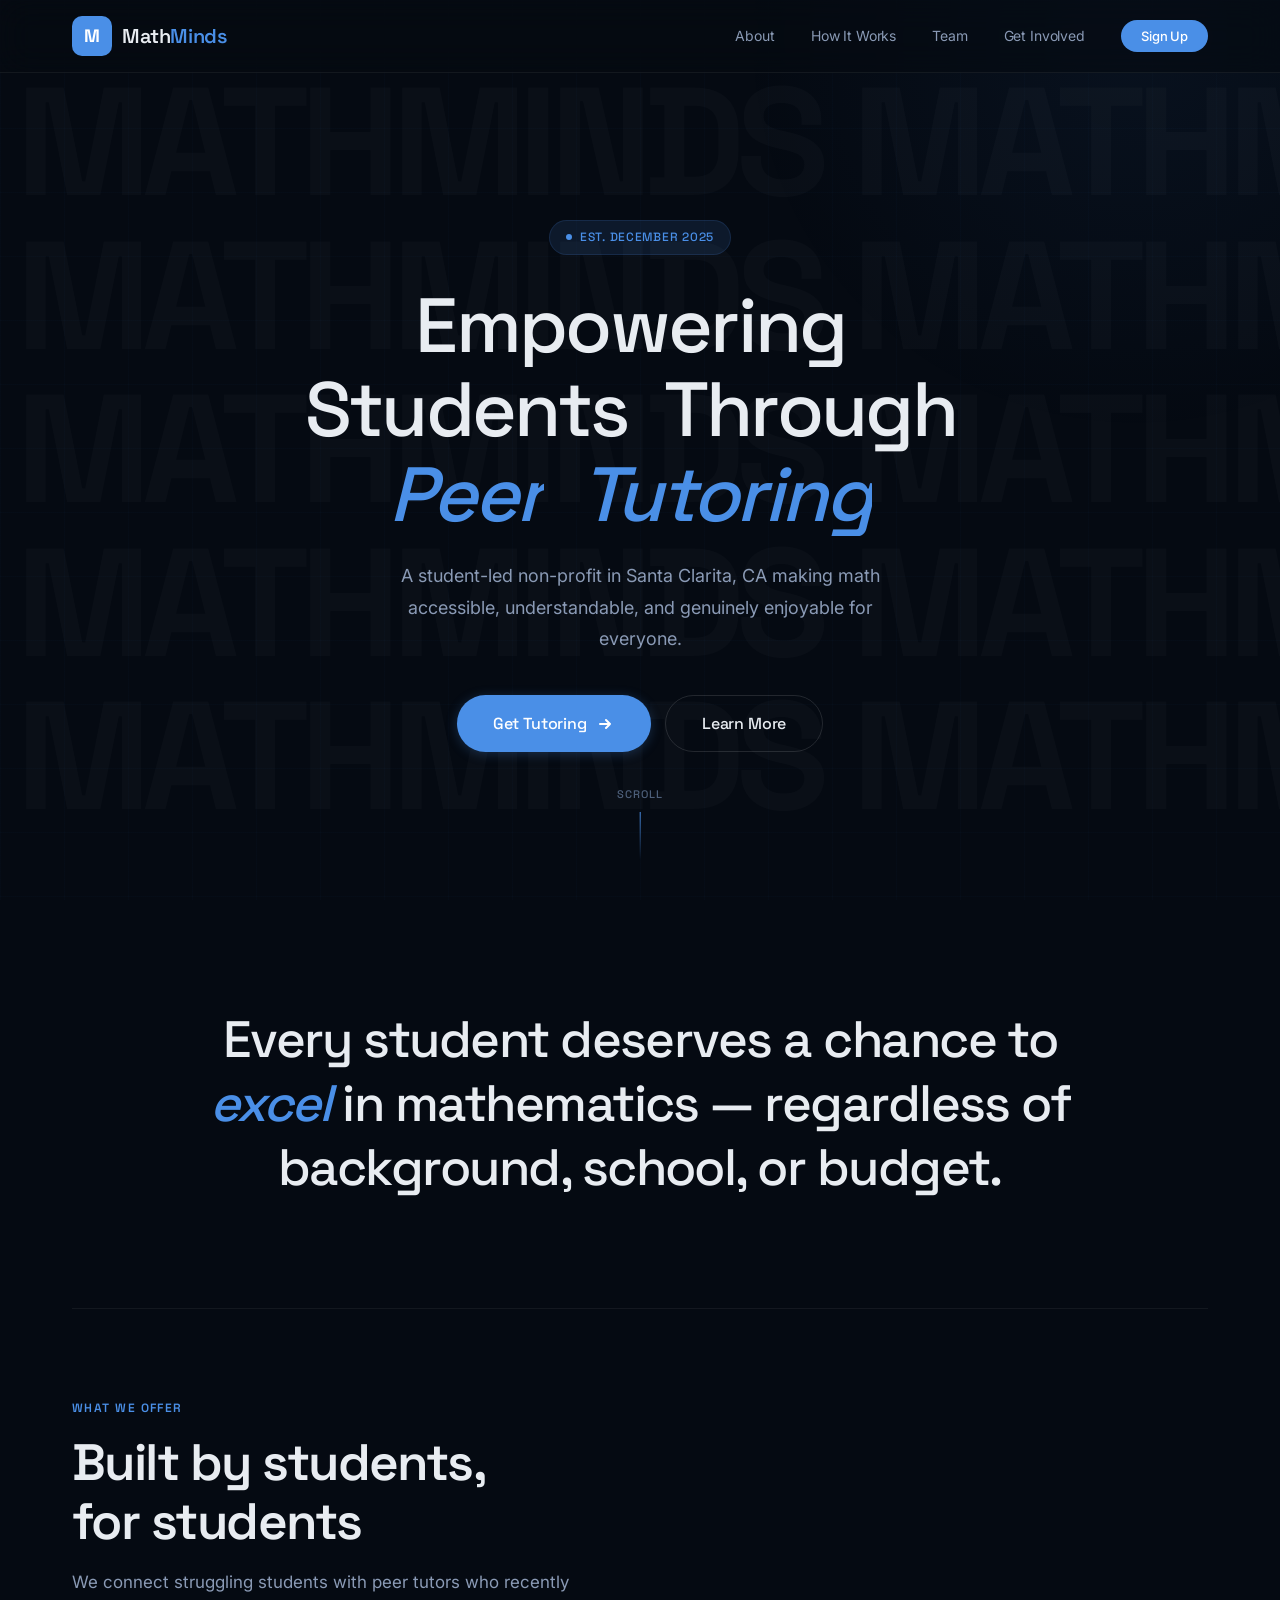
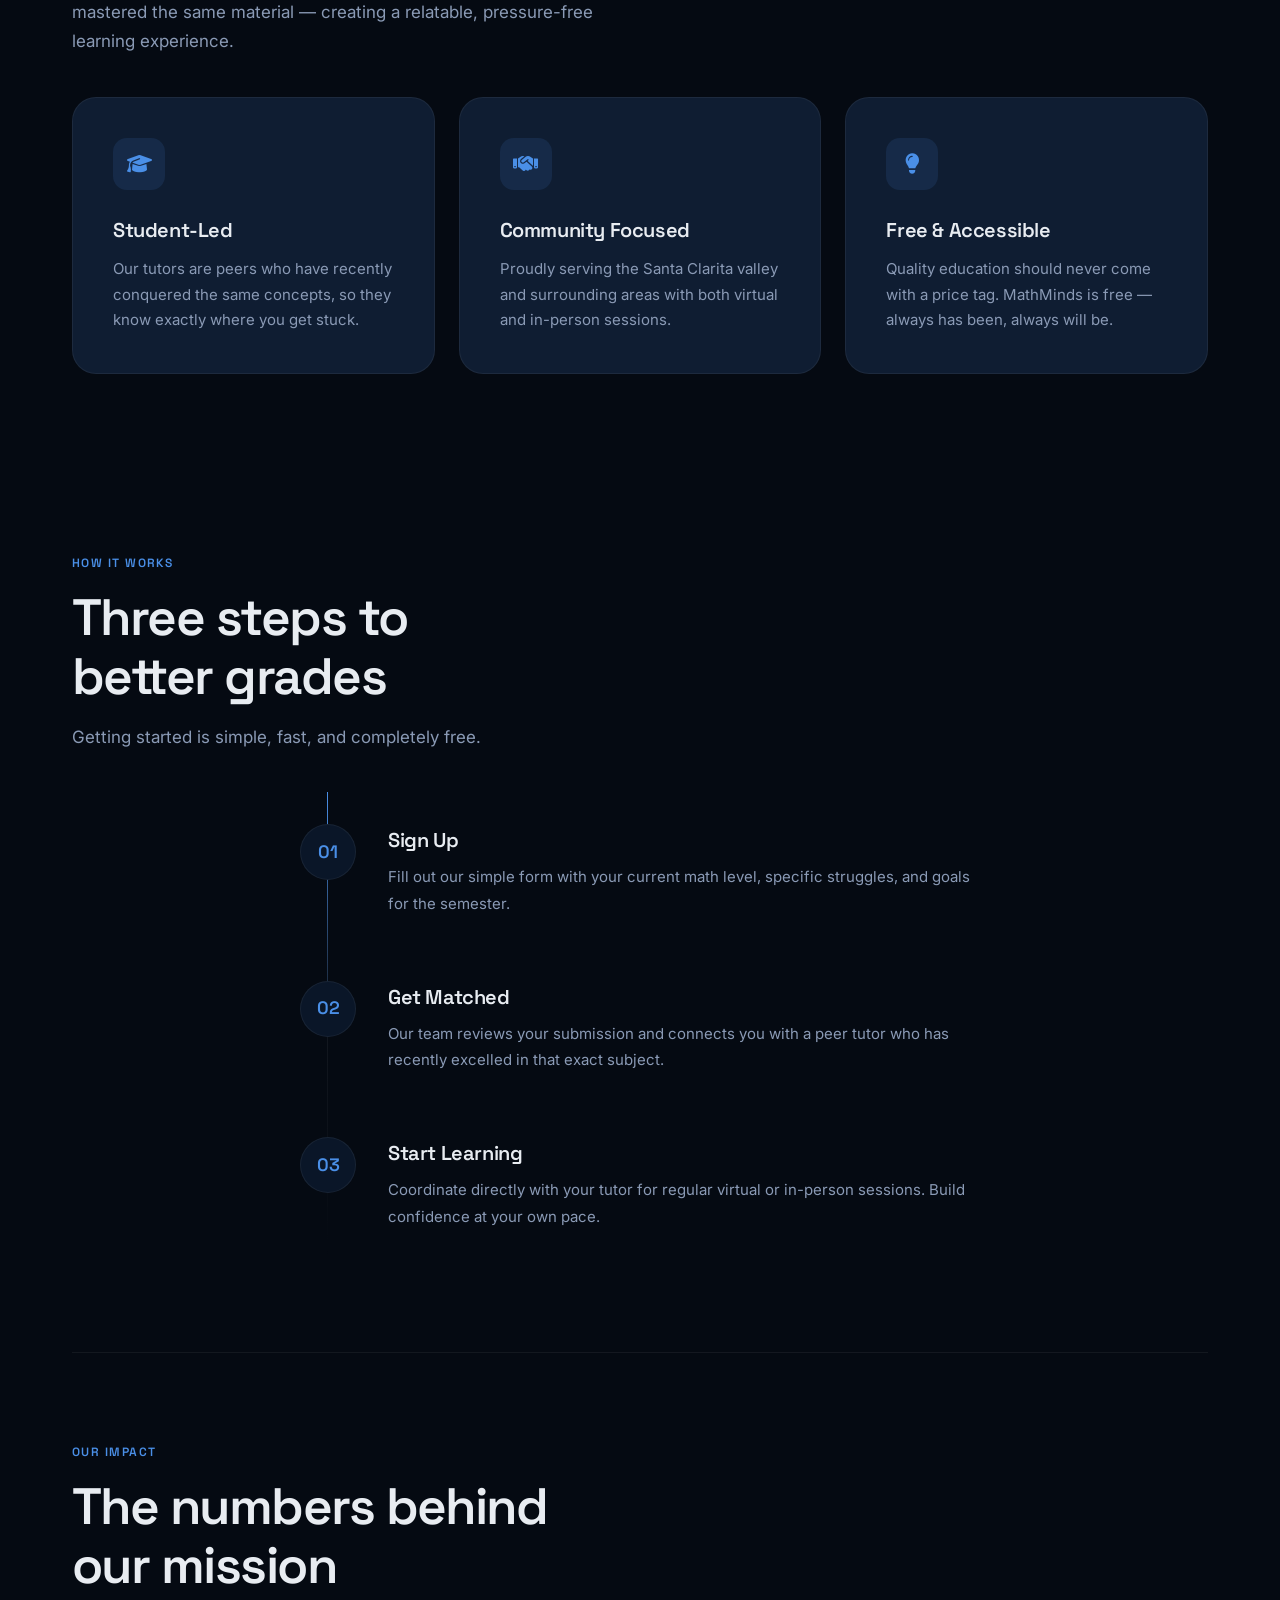
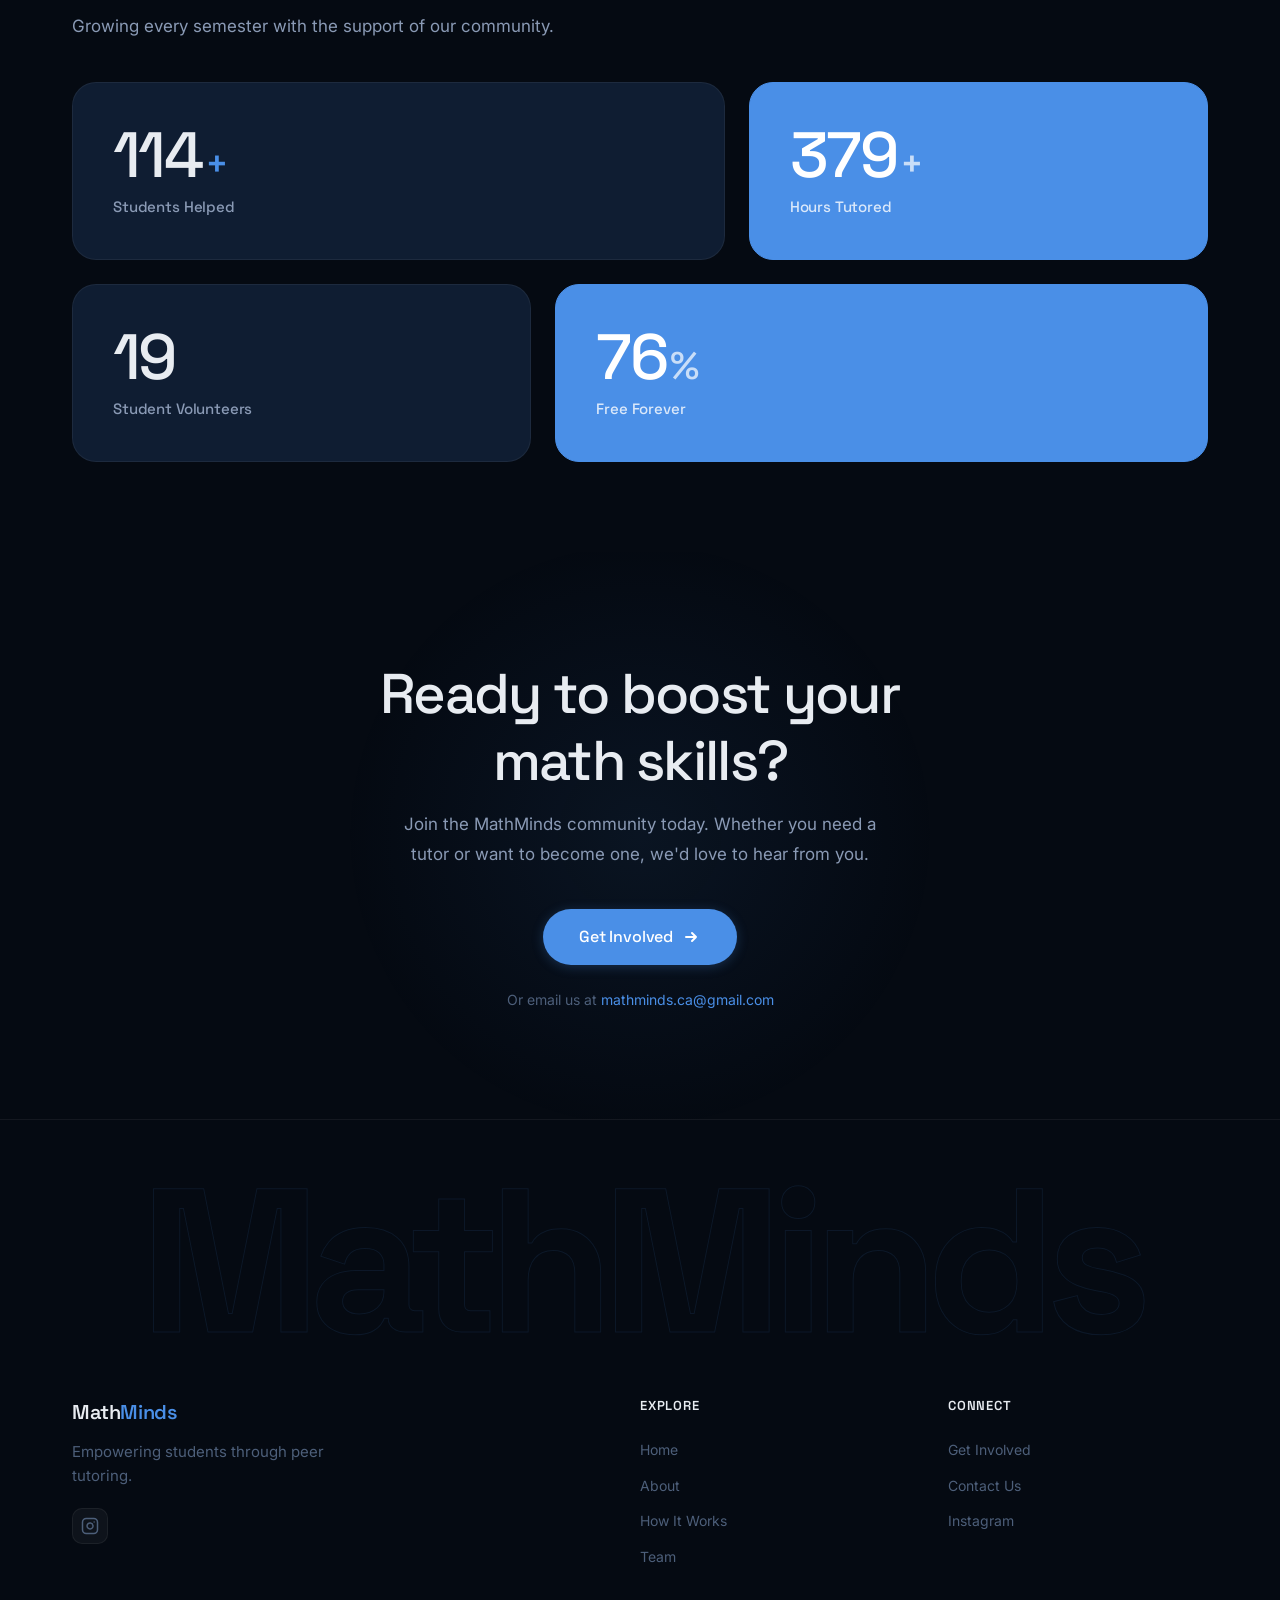
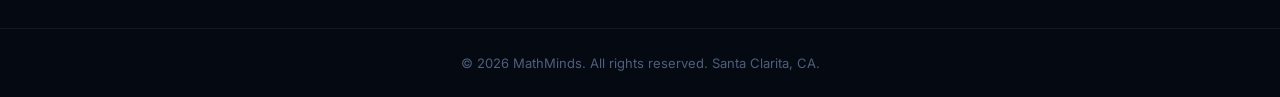
<file: mathminds/index.html>
<!DOCTYPE html>
<html lang="en">
<head>
    <meta charset="UTF-8">
    <meta name="viewport" content="width=device-width, initial-scale=1.0">
    <meta name="description" content="MathMinds - A student-led tutoring non-profit based in Santa Clarita, CA. Empowering students through peer tutoring since December 2025.">
    <title>MathMinds | Student-Led Tutoring</title>
    <link href="https://fonts.googleapis.com/css2?family=Inter:wght@300;400;500;600;700&family=Space+Grotesk:wght@400;500;600;700&display=swap" rel="stylesheet">
    <link rel="stylesheet" href="https://cdnjs.cloudflare.com/ajax/libs/font-awesome/6.5.1/css/all.min.css">
    <link rel="stylesheet" href="css/style.css">
</head>
<body>

    <!-- Navigation -->
    <nav class="navbar">
        <div class="nav-inner">
            <a href="index.html" class="nav-logo">
                <div class="nav-logo-mark">M</div>
                <div class="nav-logo-text">Math<span>Minds</span></div>
            </a>

            <ul class="nav-links">
                <li><a href="about.html">About</a></li>
                <li><a href="process.html">How It Works</a></li>
                <li><a href="team.html">Team</a></li>
                <li><a href="get-involved.html">Get Involved</a></li>
                <li><a href="https://docs.google.com/forms/d/e/1FAIpQLSek9P1dbKCcjcr-a6cJhIgOsyn_gFrzwOZ3hdovjmBVsl-ZmA/viewform?utm_source=ig&utm_medium=social&utm_content=link_in_bio" target="_blank" class="nav-cta">Sign Up</a></li>
            </ul>

            <button class="nav-hamburger" aria-label="Menu">
                <div class="nav-hamburger-lines">
                    <span></span>
                    <span></span>
                    <span></span>
                </div>
            </button>
        </div>
    </nav>

    <!-- Mobile Nav Overlay -->
    <div class="nav-overlay">
        <div class="nav-overlay-links">
            <a href="about.html">About</a>
            <a href="process.html">How It Works</a>
            <a href="team.html">Team</a>
            <a href="get-involved.html">Get Involved</a>
            <a href="https://docs.google.com/forms/d/e/1FAIpQLSek9P1dbKCcjcr-a6cJhIgOsyn_gFrzwOZ3hdovjmBVsl-ZmA/viewform?utm_source=ig&utm_medium=social&utm_content=link_in_bio" target="_blank">Sign Up</a>
        </div>
    </div>

    <!-- Hero -->
    <section class="hero">
        <div class="hero-marquee">
            <div class="marquee-row marquee-row--left">
                <span>MATHMINDS</span><span>MATHMINDS</span><span>MATHMINDS</span><span>MATHMINDS</span><span>MATHMINDS</span><span>MATHMINDS</span><span>MATHMINDS</span><span>MATHMINDS</span>
            </div>
            <div class="marquee-row marquee-row--right">
                <span>MATHMINDS</span><span>MATHMINDS</span><span>MATHMINDS</span><span>MATHMINDS</span><span>MATHMINDS</span><span>MATHMINDS</span><span>MATHMINDS</span><span>MATHMINDS</span>
            </div>
            <div class="marquee-row marquee-row--left">
                <span>MATHMINDS</span><span>MATHMINDS</span><span>MATHMINDS</span><span>MATHMINDS</span><span>MATHMINDS</span><span>MATHMINDS</span><span>MATHMINDS</span><span>MATHMINDS</span>
            </div>
            <div class="marquee-row marquee-row--right">
                <span>MATHMINDS</span><span>MATHMINDS</span><span>MATHMINDS</span><span>MATHMINDS</span><span>MATHMINDS</span><span>MATHMINDS</span><span>MATHMINDS</span><span>MATHMINDS</span>
            </div>
            <div class="marquee-row marquee-row--left">
                <span>MATHMINDS</span><span>MATHMINDS</span><span>MATHMINDS</span><span>MATHMINDS</span><span>MATHMINDS</span><span>MATHMINDS</span><span>MATHMINDS</span><span>MATHMINDS</span>
            </div>
        </div>

        <div class="hero-content">
            <div class="hero-badge">
                <span class="hero-badge-dot"></span>
                Est. December 2025
            </div>

            <h1 class="hero-title">
                <span class="word"><span class="word-inner">Empowering</span></span>
                <span class="word"><span class="word-inner">Students</span></span>
                <span class="word"><span class="word-inner">Through</span></span>
                <span class="word"><span class="word-inner"><em>Peer</em></span></span>
                <span class="word"><span class="word-inner"><em>Tutoring</em></span></span>
            </h1>

            <p class="hero-subtitle">A student-led non-profit in Santa Clarita, CA making math accessible, understandable, and genuinely enjoyable for everyone.</p>

            <div class="hero-buttons">
                <a href="get-involved.html" class="btn btn-primary btn-large">
                    Get Tutoring
                    <svg class="btn-arrow" viewBox="0 0 20 20" fill="none" stroke="currentColor" stroke-width="2" stroke-linecap="round" stroke-linejoin="round"><path d="M5 10h10M11 6l4 4-4 4"/></svg>
                </a>
                <a href="about.html" class="btn btn-outline btn-large">Learn More</a>
            </div>
        </div>

        <div class="hero-scroll">
            <span class="hero-scroll-text">Scroll</span>
            <div class="hero-scroll-line"></div>
        </div>
    </section>

    <!-- Big Statement -->
    <section class="statement section">
        <div class="container">
            <p class="statement-text reveal-up">Every student deserves a chance to <em>excel</em> in mathematics — regardless of background, school, or budget.</p>
        </div>
    </section>

    <div class="container"><div class="section-divider"></div></div>

    <!-- What We Offer -->
    <section class="section">
        <div class="container">
            <span class="section-label reveal-up">What We Offer</span>
            <h2 class="section-title reveal-up">Built by students,<br>for students</h2>
            <p class="section-description reveal-up">We connect struggling students with peer tutors who recently mastered the same material — creating a relatable, pressure-free learning experience.</p>

            <div class="card-grid">
                <div class="glow-card reveal-up" data-delay="0">
                    <div class="glow-card-icon"><i class="fas fa-graduation-cap"></i></div>
                    <h3>Student-Led</h3>
                    <p>Our tutors are peers who have recently conquered the same concepts, so they know exactly where you get stuck.</p>
                </div>
                <div class="glow-card reveal-up" data-delay="80">
                    <div class="glow-card-icon"><i class="fas fa-handshake"></i></div>
                    <h3>Community Focused</h3>
                    <p>Proudly serving the Santa Clarita valley and surrounding areas with both virtual and in-person sessions.</p>
                </div>
                <div class="glow-card reveal-up" data-delay="160">
                    <div class="glow-card-icon"><i class="fas fa-lightbulb"></i></div>
                    <h3>Free &amp; Accessible</h3>
                    <p>Quality education should never come with a price tag. MathMinds is free — always has been, always will be.</p>
                </div>
            </div>
        </div>
    </section>

    <!-- How It Works -->
    <section class="section">
        <div class="container">
            <span class="section-label reveal-up">How It Works</span>
            <h2 class="section-title reveal-up">Three steps to<br>better grades</h2>
            <p class="section-description reveal-up">Getting started is simple, fast, and completely free.</p>

            <div class="steps-container">
                <div class="step-item reveal-up" data-delay="0">
                    <div class="step-number">01</div>
                    <div class="step-content">
                        <h3>Sign Up</h3>
                        <p>Fill out our simple form with your current math level, specific struggles, and goals for the semester.</p>
                    </div>
                </div>
                <div class="step-item reveal-up" data-delay="100">
                    <div class="step-number">02</div>
                    <div class="step-content">
                        <h3>Get Matched</h3>
                        <p>Our team reviews your submission and connects you with a peer tutor who has recently excelled in that exact subject.</p>
                    </div>
                </div>
                <div class="step-item reveal-up" data-delay="200">
                    <div class="step-number">03</div>
                    <div class="step-content">
                        <h3>Start Learning</h3>
                        <p>Coordinate directly with your tutor for regular virtual or in-person sessions. Build confidence at your own pace.</p>
                    </div>
                </div>
            </div>
        </div>
    </section>

    <div class="container"><div class="section-divider"></div></div>

    <!-- Impact Stats -->
    <section class="section" id="stats-section">
        <div class="container">
            <span class="section-label reveal-up">Our Impact</span>
            <h2 class="section-title reveal-up">The numbers behind<br>our mission</h2>
            <p class="section-description reveal-up">Growing every semester with the support of our community.</p>

            <div class="bento-grid">
                <div class="bento-item bento-item--wide reveal-up">
                    <div class="stat-value"><span data-count="150">0</span><span class="stat-suffix">+</span></div>
                    <div class="stat-label">Students Helped</div>
                </div>
                <div class="bento-item bento-item--narrow bento-item--accent reveal-up" data-delay="80">
                    <div class="stat-value"><span data-count="500">0</span><span class="stat-suffix">+</span></div>
                    <div class="stat-label">Hours Tutored</div>
                </div>
                <div class="bento-item bento-item--narrow reveal-up" data-delay="160">
                    <div class="stat-value"><span data-count="25">0</span></div>
                    <div class="stat-label">Student Volunteers</div>
                </div>
                <div class="bento-item bento-item--wide bento-item--accent reveal-up" data-delay="240">
                    <div class="stat-value"><span data-count="100">0</span><span class="stat-suffix">%</span></div>
                    <div class="stat-label">Free Forever</div>
                </div>
            </div>
        </div>
    </section>

    <!-- CTA -->
    <section class="cta-section section">
        <div class="container">
            <div class="cta-content reveal-up">
                <h2 class="cta-title">Ready to boost your<br>math skills?</h2>
                <p class="cta-subtitle">Join the MathMinds community today. Whether you need a tutor or want to become one, we'd love to hear from you.</p>
                <a href="get-involved.html" class="btn btn-primary btn-large">
                    Get Involved
                    <svg class="btn-arrow" viewBox="0 0 20 20" fill="none" stroke="currentColor" stroke-width="2" stroke-linecap="round" stroke-linejoin="round"><path d="M5 10h10M11 6l4 4-4 4"/></svg>
                </a>
                <p class="cta-email">Or email us at <a href="mailto:mathminds.ca@gmail.com">mathminds.ca@gmail.com</a></p>
            </div>
        </div>
    </section>

    <!-- Footer -->
    <footer class="footer">
        <div class="footer-brand-massive">MathMinds</div>
        <div class="container">
            <div class="footer-inner">
                <div class="footer-brand-col">
                    <div class="footer-brand-logo">Math<span>Minds</span></div>
                    <p>Empowering students through peer tutoring.</p>
                    <div class="social-links">
                        <a href="https://instagram.com/mathminds.official" target="_blank" aria-label="Instagram">
                            <svg viewBox="0 0 24 24" width="18" height="18" stroke="currentColor" stroke-width="2" fill="none" stroke-linecap="round" stroke-linejoin="round"><rect x="2" y="2" width="20" height="20" rx="5" ry="5"/><path d="M16 11.37A4 4 0 1 1 12.63 8 4 4 0 0 1 16 11.37z"/><line x1="17.5" y1="6.5" x2="17.51" y2="6.5"/></svg>
                        </a>
                    </div>
                </div>
                <div class="footer-links-col">
                    <h4>Explore</h4>
                    <ul>
                        <li><a href="index.html">Home</a></li>
                        <li><a href="about.html">About</a></li>
                        <li><a href="process.html">How It Works</a></li>
                        <li><a href="team.html">Team</a></li>
                    </ul>
                </div>
                <div class="footer-links-col">
                    <h4>Connect</h4>
                    <ul>
                        <li><a href="get-involved.html">Get Involved</a></li>
                        <li><a href="mailto:mathminds.ca@gmail.com">Contact Us</a></li>
                        <li><a href="https://instagram.com/mathminds.official" target="_blank">Instagram</a></li>
                    </ul>
                </div>
            </div>
        </div>
        <div class="footer-bottom">
            <div class="container">&copy; 2026 MathMinds. All rights reserved. Santa Clarita, CA.</div>
        </div>
    </footer>

    <script src="js/main.js"></script>
</body>
</html>
</file>
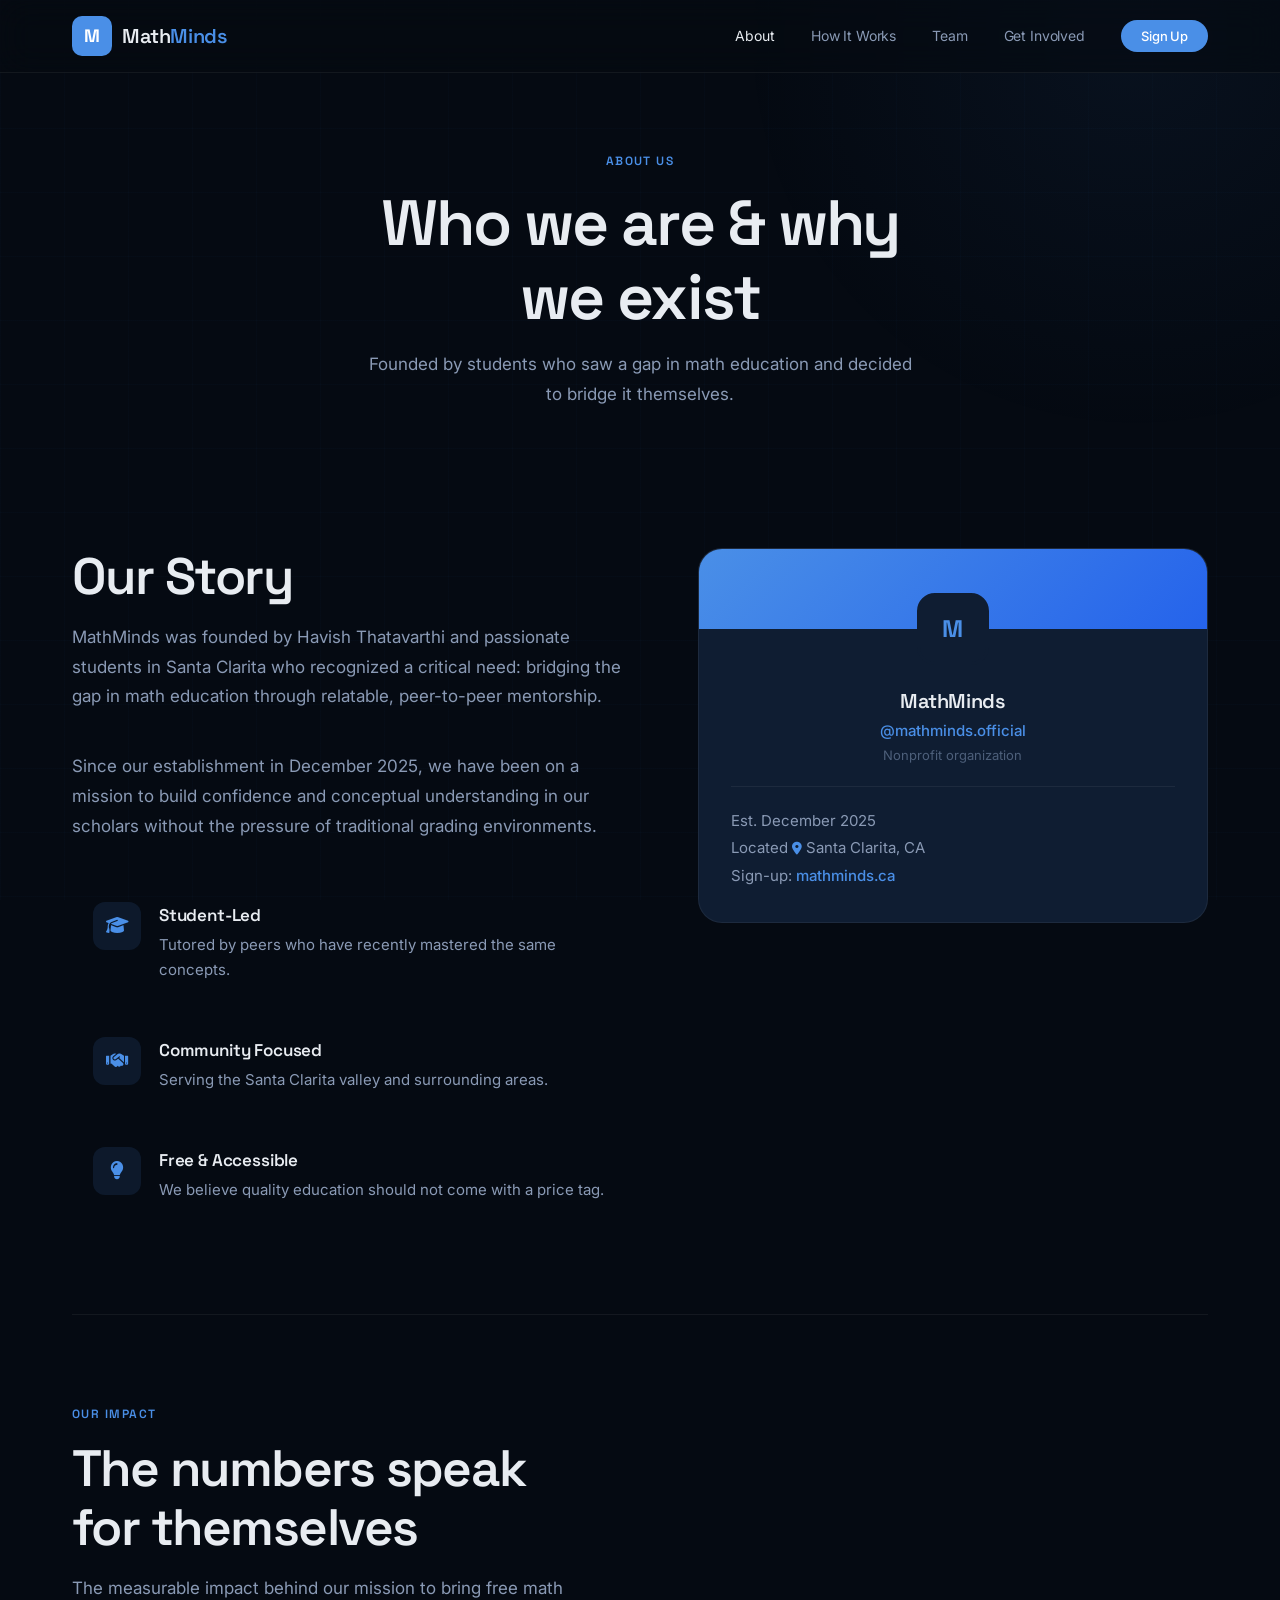
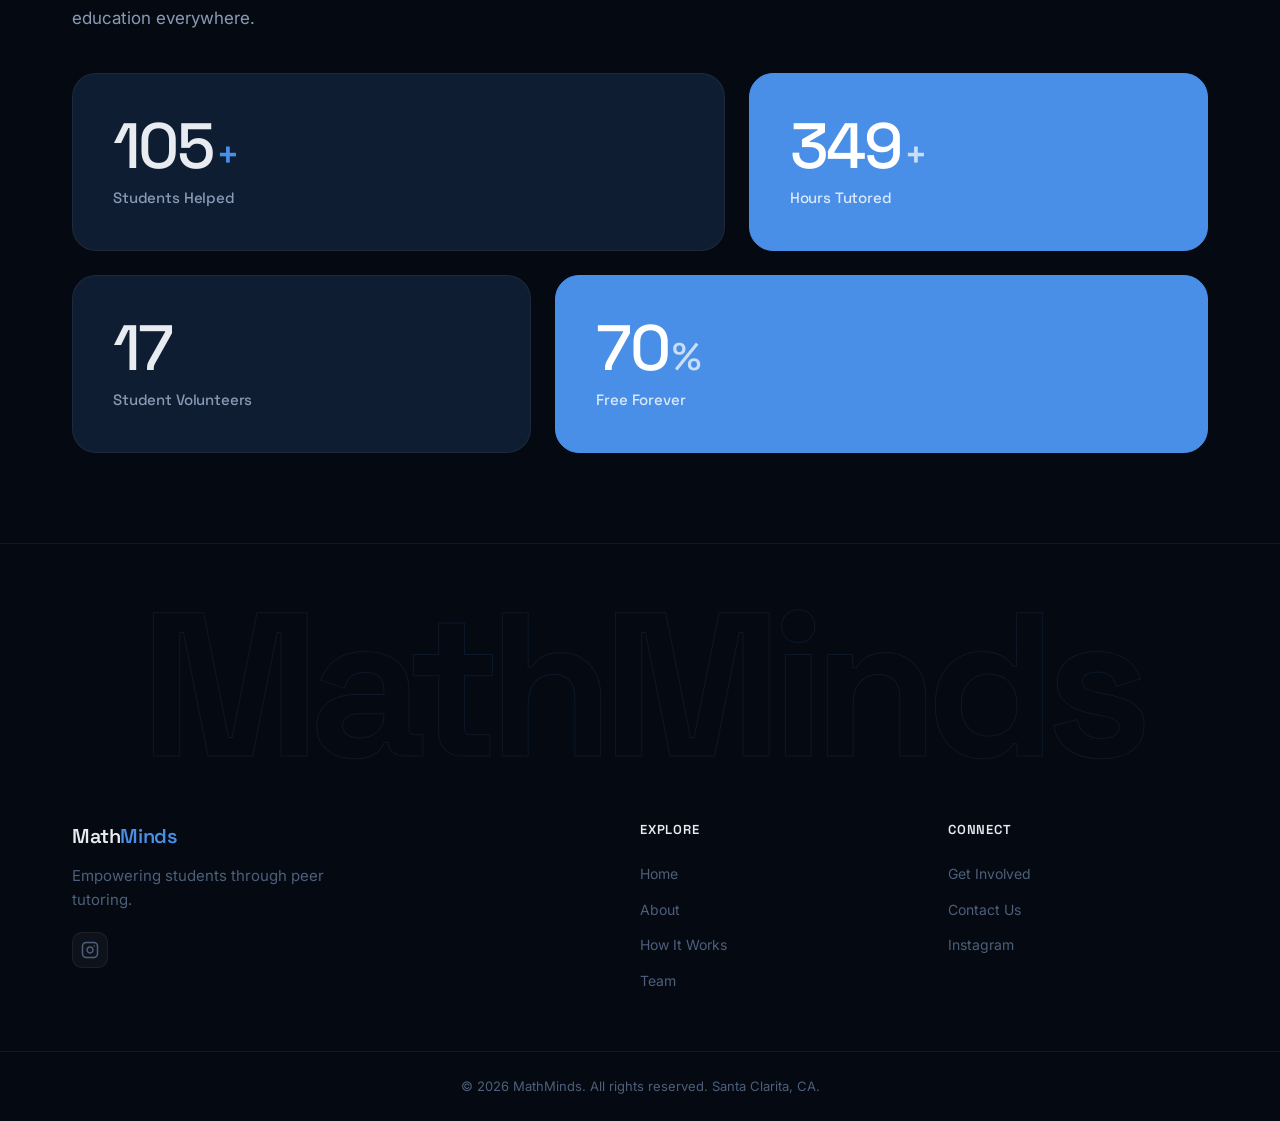
<file: mathminds/about.html>
<!DOCTYPE html>
<html lang="en">
<head>
    <meta charset="UTF-8">
    <meta name="viewport" content="width=device-width, initial-scale=1.0">
    <meta name="description" content="About MathMinds - A student-led tutoring non-profit based in Santa Clarita, CA.">
    <title>About | MathMinds</title>
    <link href="https://fonts.googleapis.com/css2?family=Inter:wght@300;400;500;600;700&family=Space+Grotesk:wght@400;500;600;700&display=swap" rel="stylesheet">
    <link rel="stylesheet" href="https://cdnjs.cloudflare.com/ajax/libs/font-awesome/6.5.1/css/all.min.css">
    <link rel="stylesheet" href="css/style.css">
</head>
<body>

    <!-- Navigation -->
    <nav class="navbar">
        <div class="nav-inner">
            <a href="index.html" class="nav-logo">
                <div class="nav-logo-mark">M</div>
                <div class="nav-logo-text">Math<span>Minds</span></div>
            </a>
            <ul class="nav-links">
                <li><a href="about.html">About</a></li>
                <li><a href="process.html">How It Works</a></li>
                <li><a href="team.html">Team</a></li>
                <li><a href="get-involved.html">Get Involved</a></li>
                <li><a href="https://docs.google.com/forms/d/e/1FAIpQLSek9P1dbKCcjcr-a6cJhIgOsyn_gFrzwOZ3hdovjmBVsl-ZmA/viewform?utm_source=ig&utm_medium=social&utm_content=link_in_bio" target="_blank" class="nav-cta">Sign Up</a></li>
            </ul>
            <button class="nav-hamburger" aria-label="Menu">
                <div class="nav-hamburger-lines"><span></span><span></span><span></span></div>
            </button>
        </div>
    </nav>

    <div class="nav-overlay">
        <div class="nav-overlay-links">
            <a href="about.html">About</a>
            <a href="process.html">How It Works</a>
            <a href="team.html">Team</a>
            <a href="get-involved.html">Get Involved</a>
            <a href="https://docs.google.com/forms/d/e/1FAIpQLSek9P1dbKCcjcr-a6cJhIgOsyn_gFrzwOZ3hdovjmBVsl-ZmA/viewform?utm_source=ig&utm_medium=social&utm_content=link_in_bio" target="_blank">Sign Up</a>
        </div>
    </div>

    <!-- Page Header -->
    <div class="page-header">
        <div class="container">
            <span class="section-label reveal-up">About Us</span>
            <h1 class="section-title reveal-up">Who we are &amp; why<br>we exist</h1>
            <p class="section-description reveal-up">Founded by students who saw a gap in math education and decided to bridge it themselves.</p>
        </div>
    </div>

    <!-- About Grid -->
    <section class="section">
        <div class="container">
            <div class="about-grid">
                <div class="about-text">
                    <h2 class="section-title reveal-up">Our Story</h2>
                    <p class="section-description reveal-up">MathMinds was founded by Havish Thatavarthi and passionate students in Santa Clarita who recognized a critical need: bridging the gap in math education through relatable, peer-to-peer mentorship.</p>
                    <p class="section-description reveal-up">Since our establishment in December 2025, we have been on a mission to build confidence and conceptual understanding in our scholars without the pressure of traditional grading environments.</p>

                    <div class="about-features">
                        <div class="feature-item reveal-up" data-delay="0">
                            <div class="feature-icon"><i class="fas fa-graduation-cap"></i></div>
                            <div>
                                <h3>Student-Led</h3>
                                <p>Tutored by peers who have recently mastered the same concepts.</p>
                            </div>
                        </div>
                        <div class="feature-item reveal-up" data-delay="80">
                            <div class="feature-icon"><i class="fas fa-handshake"></i></div>
                            <div>
                                <h3>Community Focused</h3>
                                <p>Serving the Santa Clarita valley and surrounding areas.</p>
                            </div>
                        </div>
                        <div class="feature-item reveal-up" data-delay="160">
                            <div class="feature-icon"><i class="fas fa-lightbulb"></i></div>
                            <div>
                                <h3>Free &amp; Accessible</h3>
                                <p>We believe quality education should not come with a price tag.</p>
                            </div>
                        </div>
                    </div>
                </div>

                <div class="about-card reveal-up" data-delay="100">
                    <div class="acard-header"></div>
                    <div class="acard-profile">
                        <div class="acard-profile-mark">M</div>
                    </div>
                    <div class="acard-body">
                        <h3>MathMinds</h3>
                        <p class="acard-handle">@mathminds.official</p>
                        <p class="acard-category">Nonprofit organization</p>
                        <hr class="acard-divider">
                        <p class="acard-bio">
                            Est. December 2025<br>
                            Located <i class="fas fa-location-dot"></i> Santa Clarita, CA<br>
                            Sign-up: <a href="get-involved.html">mathminds.ca</a>
                        </p>
                    </div>
                </div>
            </div>
        </div>
    </section>

    <div class="container"><div class="section-divider"></div></div>

    <!-- Impact Stats -->
    <section class="section" id="stats-section">
        <div class="container">
            <span class="section-label reveal-up">Our Impact</span>
            <h2 class="section-title reveal-up">The numbers speak<br>for themselves</h2>
            <p class="section-description reveal-up">The measurable impact behind our mission to bring free math education everywhere.</p>

            <div class="bento-grid">
                <div class="bento-item bento-item--wide reveal-up">
                    <div class="stat-value"><span data-count="150">0</span><span class="stat-suffix">+</span></div>
                    <div class="stat-label">Students Helped</div>
                </div>
                <div class="bento-item bento-item--narrow bento-item--accent reveal-up" data-delay="80">
                    <div class="stat-value"><span data-count="500">0</span><span class="stat-suffix">+</span></div>
                    <div class="stat-label">Hours Tutored</div>
                </div>
                <div class="bento-item bento-item--narrow reveal-up" data-delay="160">
                    <div class="stat-value"><span data-count="25">0</span></div>
                    <div class="stat-label">Student Volunteers</div>
                </div>
                <div class="bento-item bento-item--wide bento-item--accent reveal-up" data-delay="240">
                    <div class="stat-value"><span data-count="100">0</span><span class="stat-suffix">%</span></div>
                    <div class="stat-label">Free Forever</div>
                </div>
            </div>
        </div>
    </section>

    <!-- Footer -->
    <footer class="footer">
        <div class="footer-brand-massive">MathMinds</div>
        <div class="container">
            <div class="footer-inner">
                <div class="footer-brand-col">
                    <div class="footer-brand-logo">Math<span>Minds</span></div>
                    <p>Empowering students through peer tutoring.</p>
                    <div class="social-links">
                        <a href="https://instagram.com/mathminds.official" target="_blank" aria-label="Instagram">
                            <svg viewBox="0 0 24 24" width="18" height="18" stroke="currentColor" stroke-width="2" fill="none" stroke-linecap="round" stroke-linejoin="round"><rect x="2" y="2" width="20" height="20" rx="5" ry="5"/><path d="M16 11.37A4 4 0 1 1 12.63 8 4 4 0 0 1 16 11.37z"/><line x1="17.5" y1="6.5" x2="17.51" y2="6.5"/></svg>
                        </a>
                    </div>
                </div>
                <div class="footer-links-col">
                    <h4>Explore</h4>
                    <ul>
                        <li><a href="index.html">Home</a></li>
                        <li><a href="about.html">About</a></li>
                        <li><a href="process.html">How It Works</a></li>
                        <li><a href="team.html">Team</a></li>
                    </ul>
                </div>
                <div class="footer-links-col">
                    <h4>Connect</h4>
                    <ul>
                        <li><a href="get-involved.html">Get Involved</a></li>
                        <li><a href="mailto:mathminds.ca@gmail.com">Contact Us</a></li>
                        <li><a href="https://instagram.com/mathminds.official" target="_blank">Instagram</a></li>
                    </ul>
                </div>
            </div>
        </div>
        <div class="footer-bottom">
            <div class="container">&copy; 2026 MathMinds. All rights reserved. Santa Clarita, CA.</div>
        </div>
    </footer>

    <script src="js/main.js"></script>
</body>
</html>
</file>
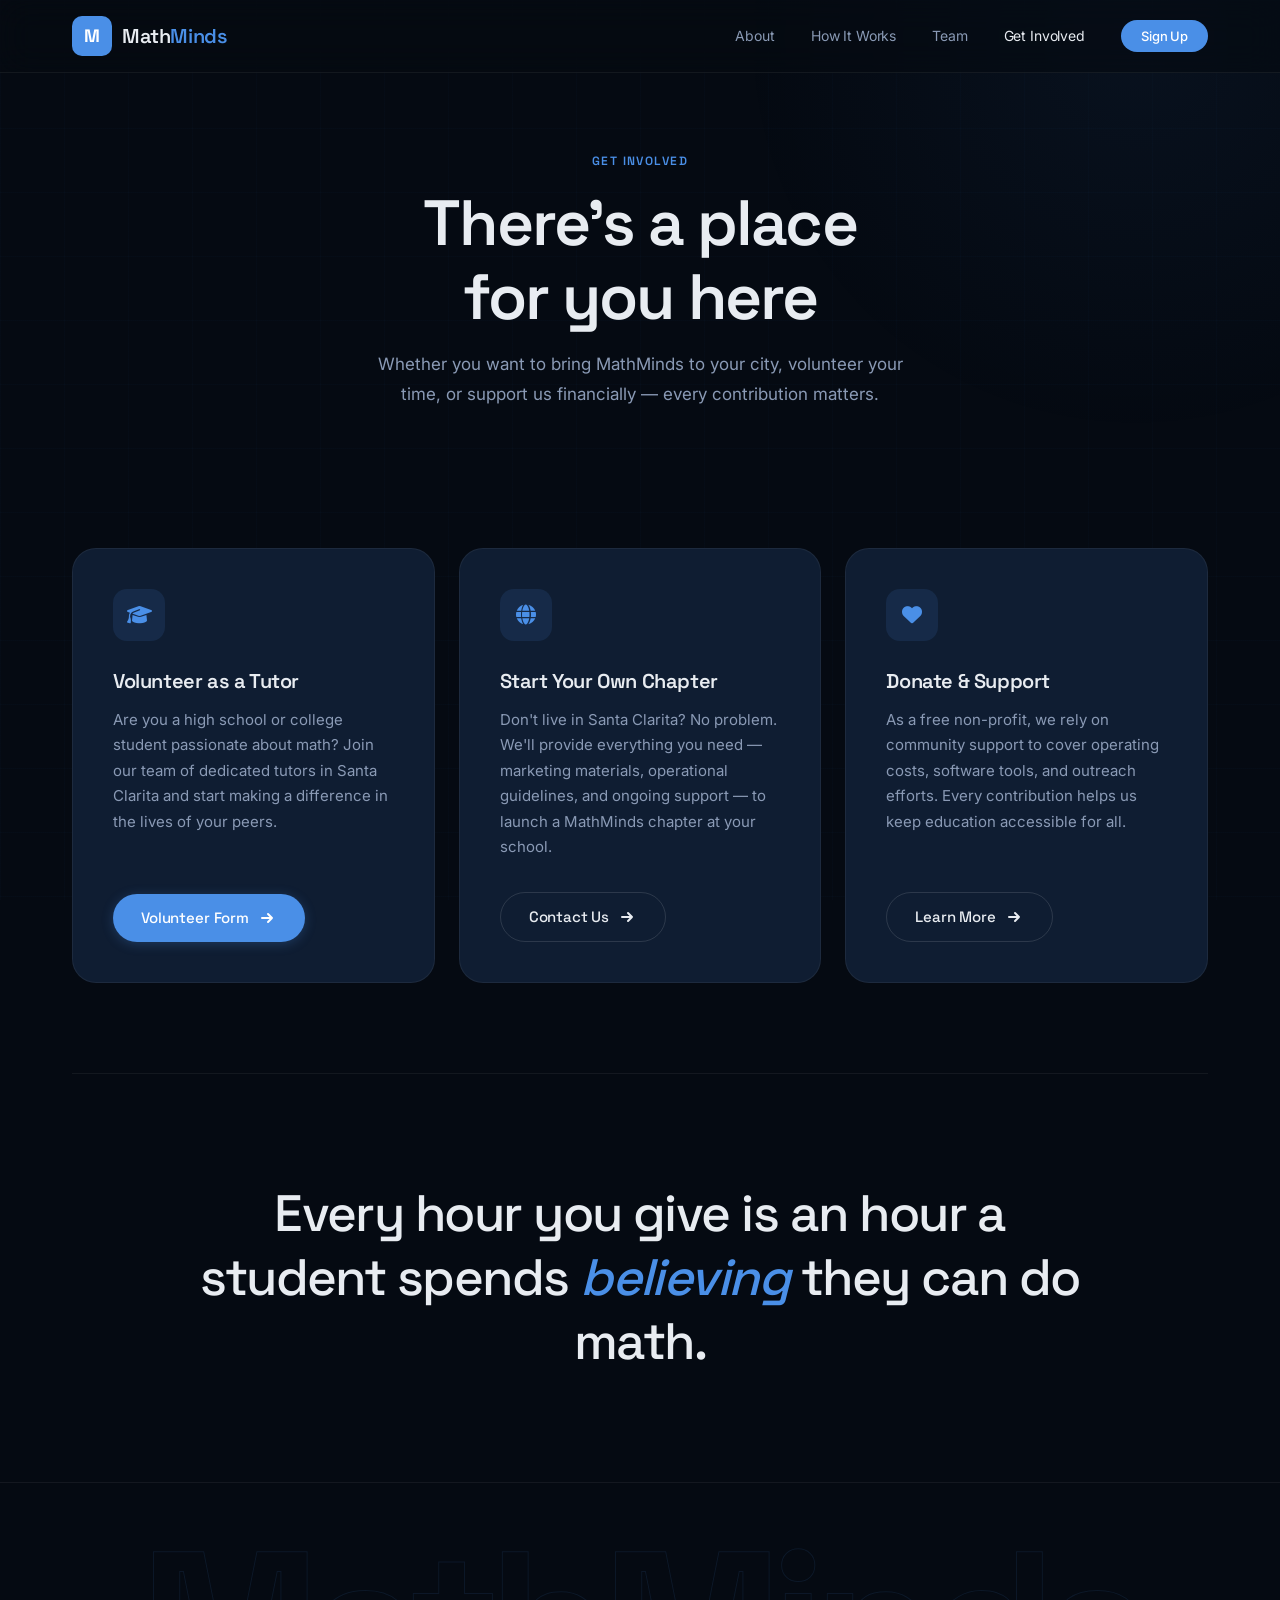
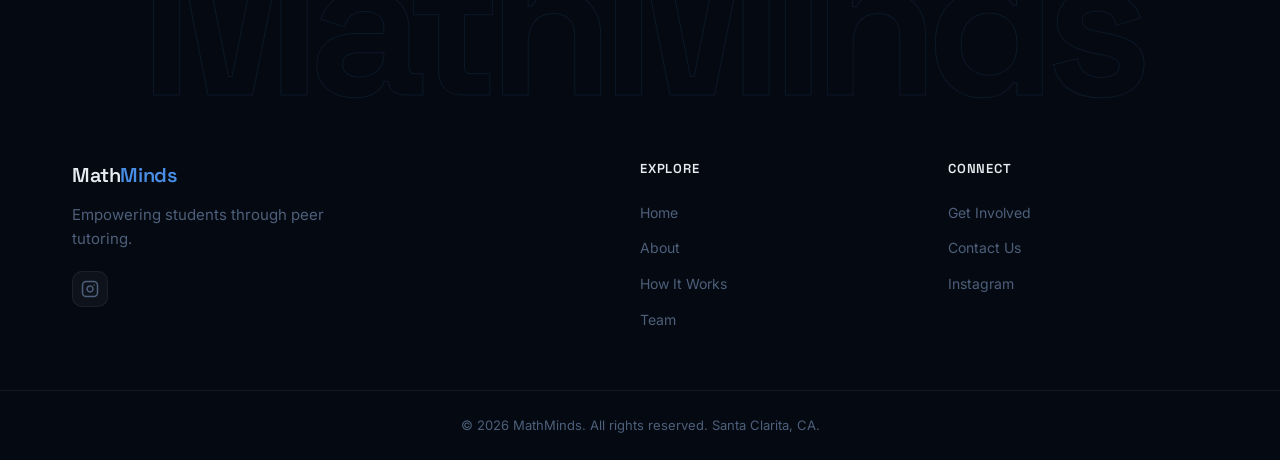
<file: mathminds/get-involved.html>
<!DOCTYPE html>
<html lang="en">
<head>
    <meta charset="UTF-8">
    <meta name="viewport" content="width=device-width, initial-scale=1.0">
    <meta name="description" content="Get Involved with MathMinds - Start a chapter, volunteer as a tutor, or donate to the cause.">
    <title>Get Involved | MathMinds</title>
    <link href="https://fonts.googleapis.com/css2?family=Inter:wght@300;400;500;600;700&family=Space+Grotesk:wght@400;500;600;700&display=swap" rel="stylesheet">
    <link rel="stylesheet" href="https://cdnjs.cloudflare.com/ajax/libs/font-awesome/6.5.1/css/all.min.css">
    <link rel="stylesheet" href="css/style.css">
</head>
<body>

    <!-- Navigation -->
    <nav class="navbar">
        <div class="nav-inner">
            <a href="index.html" class="nav-logo">
                <div class="nav-logo-mark">M</div>
                <div class="nav-logo-text">Math<span>Minds</span></div>
            </a>
            <ul class="nav-links">
                <li><a href="about.html">About</a></li>
                <li><a href="process.html">How It Works</a></li>
                <li><a href="team.html">Team</a></li>
                <li><a href="get-involved.html">Get Involved</a></li>
                <li><a href="https://docs.google.com/forms/d/e/1FAIpQLSek9P1dbKCcjcr-a6cJhIgOsyn_gFrzwOZ3hdovjmBVsl-ZmA/viewform?utm_source=ig&utm_medium=social&utm_content=link_in_bio" target="_blank" class="nav-cta">Sign Up</a></li>
            </ul>
            <button class="nav-hamburger" aria-label="Menu">
                <div class="nav-hamburger-lines"><span></span><span></span><span></span></div>
            </button>
        </div>
    </nav>

    <div class="nav-overlay">
        <div class="nav-overlay-links">
            <a href="about.html">About</a>
            <a href="process.html">How It Works</a>
            <a href="team.html">Team</a>
            <a href="get-involved.html">Get Involved</a>
            <a href="https://docs.google.com/forms/d/e/1FAIpQLSek9P1dbKCcjcr-a6cJhIgOsyn_gFrzwOZ3hdovjmBVsl-ZmA/viewform?utm_source=ig&utm_medium=social&utm_content=link_in_bio" target="_blank">Sign Up</a>
        </div>
    </div>

    <!-- Page Header -->
    <div class="page-header">
        <div class="container">
            <span class="section-label reveal-up">Get Involved</span>
            <h1 class="section-title reveal-up">There's a place<br>for you here</h1>
            <p class="section-description reveal-up">Whether you want to bring MathMinds to your city, volunteer your time, or support us financially — every contribution matters.</p>
        </div>
    </div>

    <!-- Cards -->
    <section class="section">
        <div class="container">
            <div class="card-grid">
                <div class="glow-card reveal-up" data-delay="0" style="display: flex; flex-direction: column; justify-content: space-between;">
                    <div>
                        <div class="glow-card-icon"><i class="fas fa-graduation-cap"></i></div>
                        <h3>Volunteer as a Tutor</h3>
                        <p>Are you a high school or college student passionate about math? Join our team of dedicated tutors in Santa Clarita and start making a difference in the lives of your peers.</p>
                    </div>
                    <div style="margin-top: 2rem;">
                        <a href="https://docs.google.com/forms/d/e/1FAIpQLSek9P1dbKCcjcr-a6cJhIgOsyn_gFrzwOZ3hdovjmBVsl-ZmA/viewform?utm_source=ig&utm_medium=social&utm_content=link_in_bio" target="_blank" class="btn btn-primary">
                            Volunteer Form
                            <svg class="btn-arrow" viewBox="0 0 20 20" fill="none" stroke="currentColor" stroke-width="2" stroke-linecap="round" stroke-linejoin="round"><path d="M5 10h10M11 6l4 4-4 4"/></svg>
                        </a>
                    </div>
                </div>

                <div class="glow-card reveal-up" data-delay="80" style="display: flex; flex-direction: column; justify-content: space-between;">
                    <div>
                        <div class="glow-card-icon"><i class="fas fa-globe"></i></div>
                        <h3>Start Your Own Chapter</h3>
                        <p>Don't live in Santa Clarita? No problem. We'll provide everything you need — marketing materials, operational guidelines, and ongoing support — to launch a MathMinds chapter at your school.</p>
                    </div>
                    <div style="margin-top: 2rem;">
                        <a href="mailto:mathminds.ca@gmail.com" class="btn btn-outline">
                            Contact Us
                            <svg class="btn-arrow" viewBox="0 0 20 20" fill="none" stroke="currentColor" stroke-width="2" stroke-linecap="round" stroke-linejoin="round"><path d="M5 10h10M11 6l4 4-4 4"/></svg>
                        </a>
                    </div>
                </div>

                <div class="glow-card reveal-up" data-delay="160" style="display: flex; flex-direction: column; justify-content: space-between;">
                    <div>
                        <div class="glow-card-icon"><i class="fas fa-heart"></i></div>
                        <h3>Donate &amp; Support</h3>
                        <p>As a free non-profit, we rely on community support to cover operating costs, software tools, and outreach efforts. Every contribution helps us keep education accessible for all.</p>
                    </div>
                    <div style="margin-top: 2rem;">
                        <a href="mailto:mathminds.ca@gmail.com" class="btn btn-outline">
                            Learn More
                            <svg class="btn-arrow" viewBox="0 0 20 20" fill="none" stroke="currentColor" stroke-width="2" stroke-linecap="round" stroke-linejoin="round"><path d="M5 10h10M11 6l4 4-4 4"/></svg>
                        </a>
                    </div>
                </div>
            </div>
        </div>
    </section>

    <div class="container"><div class="section-divider"></div></div>

    <!-- Statement -->
    <section class="statement section">
        <div class="container">
            <p class="statement-text reveal-up">Every hour you give is an hour a student spends <em>believing</em> they can do math.</p>
        </div>
    </section>

    <!-- Footer -->
    <footer class="footer">
        <div class="footer-brand-massive">MathMinds</div>
        <div class="container">
            <div class="footer-inner">
                <div class="footer-brand-col">
                    <div class="footer-brand-logo">Math<span>Minds</span></div>
                    <p>Empowering students through peer tutoring.</p>
                    <div class="social-links">
                        <a href="https://instagram.com/mathminds.official" target="_blank" aria-label="Instagram">
                            <svg viewBox="0 0 24 24" width="18" height="18" stroke="currentColor" stroke-width="2" fill="none" stroke-linecap="round" stroke-linejoin="round"><rect x="2" y="2" width="20" height="20" rx="5" ry="5"/><path d="M16 11.37A4 4 0 1 1 12.63 8 4 4 0 0 1 16 11.37z"/><line x1="17.5" y1="6.5" x2="17.51" y2="6.5"/></svg>
                        </a>
                    </div>
                </div>
                <div class="footer-links-col">
                    <h4>Explore</h4>
                    <ul>
                        <li><a href="index.html">Home</a></li>
                        <li><a href="about.html">About</a></li>
                        <li><a href="process.html">How It Works</a></li>
                        <li><a href="team.html">Team</a></li>
                    </ul>
                </div>
                <div class="footer-links-col">
                    <h4>Connect</h4>
                    <ul>
                        <li><a href="get-involved.html">Get Involved</a></li>
                        <li><a href="mailto:mathminds.ca@gmail.com">Contact Us</a></li>
                        <li><a href="https://instagram.com/mathminds.official" target="_blank">Instagram</a></li>
                    </ul>
                </div>
            </div>
        </div>
        <div class="footer-bottom">
            <div class="container">&copy; 2026 MathMinds. All rights reserved. Santa Clarita, CA.</div>
        </div>
    </footer>

    <script src="js/main.js"></script>
</body>
</html>
</file>
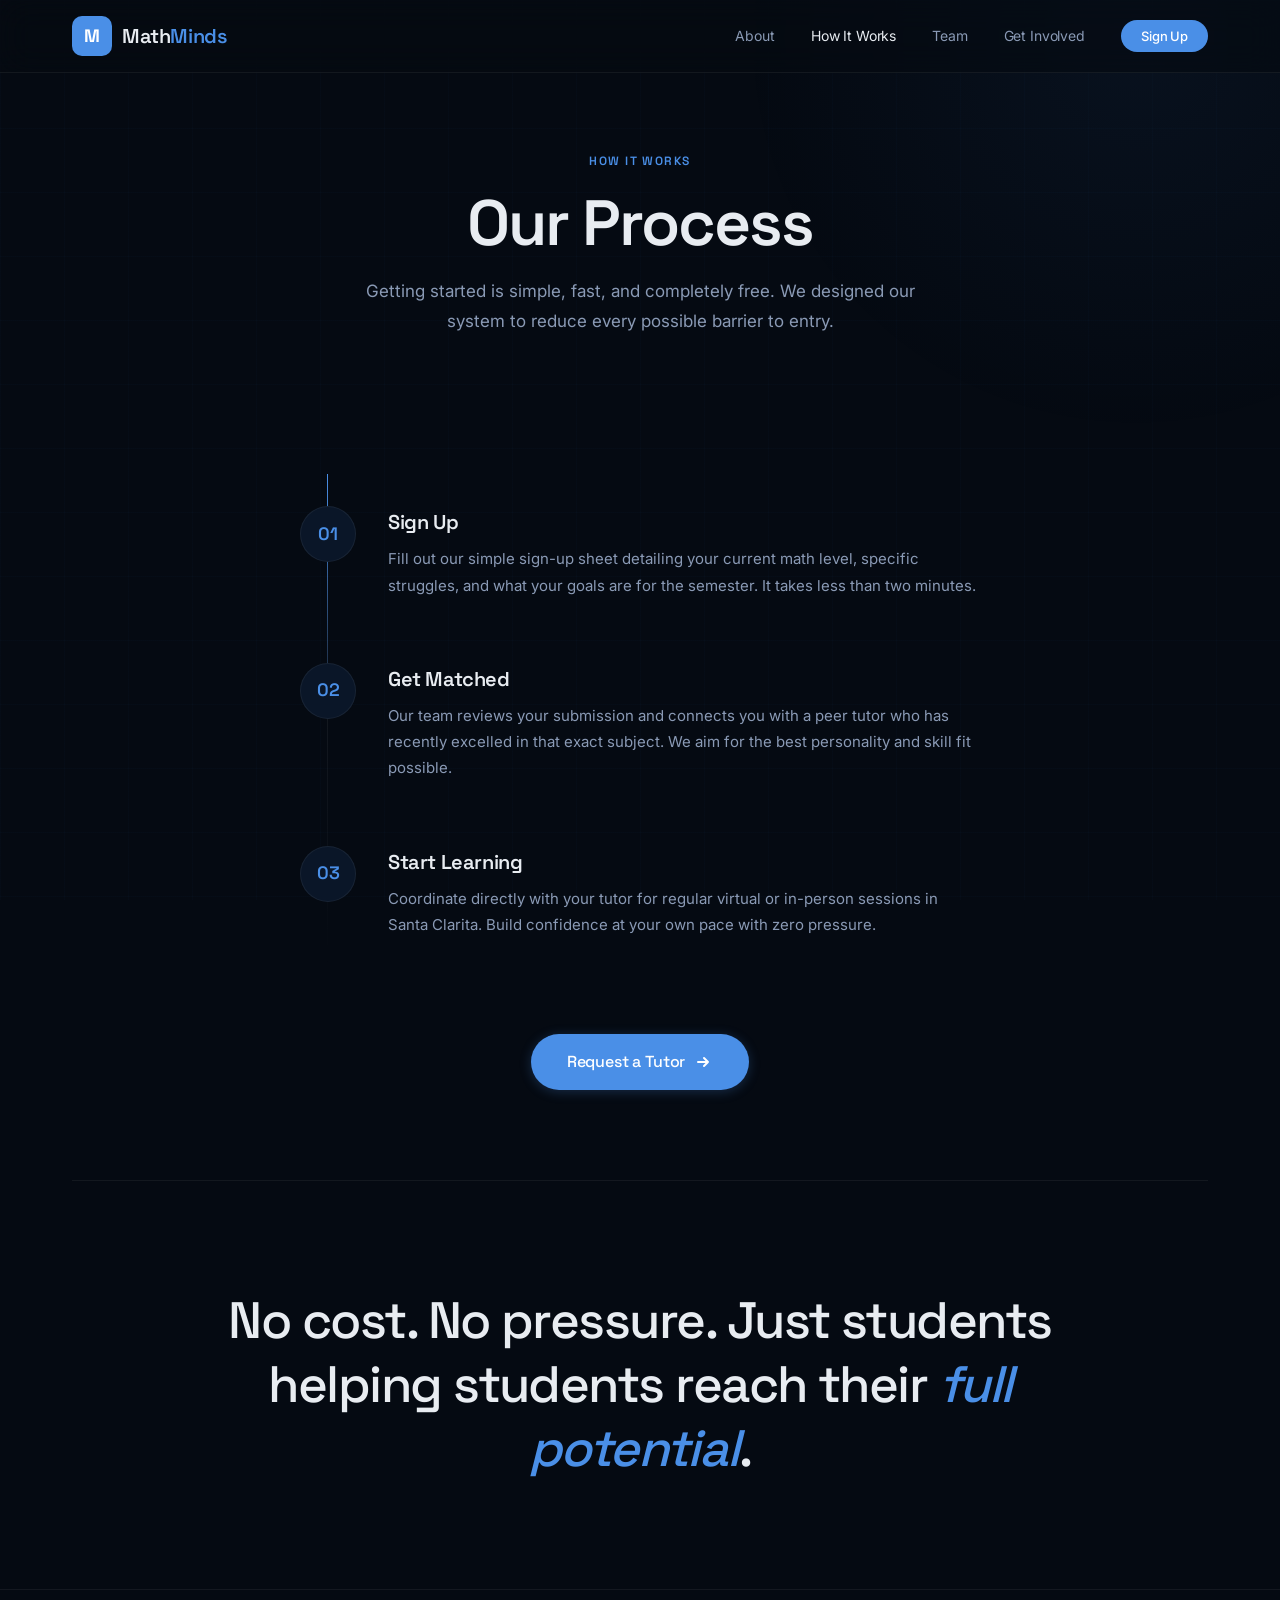
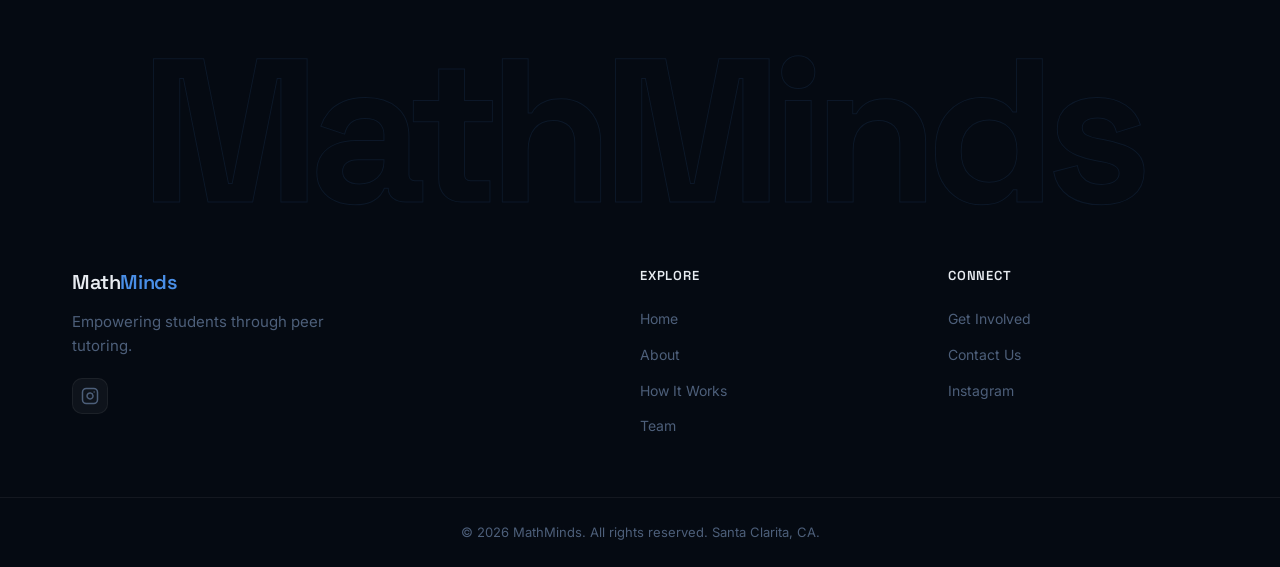
<file: mathminds/process.html>
<!DOCTYPE html>
<html lang="en">
<head>
    <meta charset="UTF-8">
    <meta name="viewport" content="width=device-width, initial-scale=1.0">
    <meta name="description" content="How MathMinds Works - The simple 3-step process to getting a tutor.">
    <title>How It Works | MathMinds</title>
    <link href="https://fonts.googleapis.com/css2?family=Inter:wght@300;400;500;600;700&family=Space+Grotesk:wght@400;500;600;700&display=swap" rel="stylesheet">
    <link rel="stylesheet" href="https://cdnjs.cloudflare.com/ajax/libs/font-awesome/6.5.1/css/all.min.css">
    <link rel="stylesheet" href="css/style.css">
</head>
<body>

    <!-- Navigation -->
    <nav class="navbar">
        <div class="nav-inner">
            <a href="index.html" class="nav-logo">
                <div class="nav-logo-mark">M</div>
                <div class="nav-logo-text">Math<span>Minds</span></div>
            </a>
            <ul class="nav-links">
                <li><a href="about.html">About</a></li>
                <li><a href="process.html">How It Works</a></li>
                <li><a href="team.html">Team</a></li>
                <li><a href="get-involved.html">Get Involved</a></li>
                <li><a href="https://docs.google.com/forms/d/e/1FAIpQLSek9P1dbKCcjcr-a6cJhIgOsyn_gFrzwOZ3hdovjmBVsl-ZmA/viewform?utm_source=ig&utm_medium=social&utm_content=link_in_bio" target="_blank" class="nav-cta">Sign Up</a></li>
            </ul>
            <button class="nav-hamburger" aria-label="Menu">
                <div class="nav-hamburger-lines"><span></span><span></span><span></span></div>
            </button>
        </div>
    </nav>

    <div class="nav-overlay">
        <div class="nav-overlay-links">
            <a href="about.html">About</a>
            <a href="process.html">How It Works</a>
            <a href="team.html">Team</a>
            <a href="get-involved.html">Get Involved</a>
            <a href="https://docs.google.com/forms/d/e/1FAIpQLSek9P1dbKCcjcr-a6cJhIgOsyn_gFrzwOZ3hdovjmBVsl-ZmA/viewform?utm_source=ig&utm_medium=social&utm_content=link_in_bio" target="_blank">Sign Up</a>
        </div>
    </div>

    <!-- Page Header -->
    <div class="page-header">
        <div class="container">
            <span class="section-label reveal-up">How It Works</span>
            <h1 class="section-title reveal-up">Our Process</h1>
            <p class="section-description reveal-up">Getting started is simple, fast, and completely free. We designed our system to reduce every possible barrier to entry.</p>
        </div>
    </div>

    <!-- Steps -->
    <section class="section">
        <div class="container">
            <div class="steps-container">
                <div class="step-item reveal-up" data-delay="0">
                    <div class="step-number">01</div>
                    <div class="step-content">
                        <h3>Sign Up</h3>
                        <p>Fill out our simple sign-up sheet detailing your current math level, specific struggles, and what your goals are for the semester. It takes less than two minutes.</p>
                    </div>
                </div>
                <div class="step-item reveal-up" data-delay="100">
                    <div class="step-number">02</div>
                    <div class="step-content">
                        <h3>Get Matched</h3>
                        <p>Our team reviews your submission and connects you with a peer tutor who has recently excelled in that exact subject. We aim for the best personality and skill fit possible.</p>
                    </div>
                </div>
                <div class="step-item reveal-up" data-delay="200">
                    <div class="step-number">03</div>
                    <div class="step-content">
                        <h3>Start Learning</h3>
                        <p>Coordinate directly with your tutor for regular virtual or in-person sessions in Santa Clarita. Build confidence at your own pace with zero pressure.</p>
                    </div>
                </div>
            </div>

            <div class="text-center" style="margin-top: 4rem;">
                <a href="https://docs.google.com/forms/d/e/1FAIpQLSek9P1dbKCcjcr-a6cJhIgOsyn_gFrzwOZ3hdovjmBVsl-ZmA/viewform?utm_source=ig&utm_medium=social&utm_content=link_in_bio" target="_blank" class="btn btn-primary btn-large reveal-up">
                    Request a Tutor
                    <svg class="btn-arrow" viewBox="0 0 20 20" fill="none" stroke="currentColor" stroke-width="2" stroke-linecap="round" stroke-linejoin="round"><path d="M5 10h10M11 6l4 4-4 4"/></svg>
                </a>
            </div>
        </div>
    </section>

    <div class="container"><div class="section-divider"></div></div>

    <!-- Statement -->
    <section class="statement section">
        <div class="container">
            <p class="statement-text reveal-up">No cost. No pressure. Just students helping students reach their <em>full potential</em>.</p>
        </div>
    </section>

    <!-- Footer -->
    <footer class="footer">
        <div class="footer-brand-massive">MathMinds</div>
        <div class="container">
            <div class="footer-inner">
                <div class="footer-brand-col">
                    <div class="footer-brand-logo">Math<span>Minds</span></div>
                    <p>Empowering students through peer tutoring.</p>
                    <div class="social-links">
                        <a href="https://instagram.com/mathminds.official" target="_blank" aria-label="Instagram">
                            <svg viewBox="0 0 24 24" width="18" height="18" stroke="currentColor" stroke-width="2" fill="none" stroke-linecap="round" stroke-linejoin="round"><rect x="2" y="2" width="20" height="20" rx="5" ry="5"/><path d="M16 11.37A4 4 0 1 1 12.63 8 4 4 0 0 1 16 11.37z"/><line x1="17.5" y1="6.5" x2="17.51" y2="6.5"/></svg>
                        </a>
                    </div>
                </div>
                <div class="footer-links-col">
                    <h4>Explore</h4>
                    <ul>
                        <li><a href="index.html">Home</a></li>
                        <li><a href="about.html">About</a></li>
                        <li><a href="process.html">How It Works</a></li>
                        <li><a href="team.html">Team</a></li>
                    </ul>
                </div>
                <div class="footer-links-col">
                    <h4>Connect</h4>
                    <ul>
                        <li><a href="get-involved.html">Get Involved</a></li>
                        <li><a href="mailto:mathminds.ca@gmail.com">Contact Us</a></li>
                        <li><a href="https://instagram.com/mathminds.official" target="_blank">Instagram</a></li>
                    </ul>
                </div>
            </div>
        </div>
        <div class="footer-bottom">
            <div class="container">&copy; 2026 MathMinds. All rights reserved. Santa Clarita, CA.</div>
        </div>
    </footer>

    <script src="js/main.js"></script>
</body>
</html>
</file>
<file: mathminds/css/style.css>
/* ============================================
   MathMinds — Design System
   ============================================ */

:root {
    --bg-primary: #050a12;
    --bg-surface: #0a1628;
    --bg-card: #0f1d32;
    --bg-card-hover: #132641;
    --bg-elevated: #162a45;

    --accent-blue: #4a8fe7;
    --accent-blue-dim: rgba(74,143,231,0.12);
    --accent-gold: #e6a817;
    --accent-gold-dim: rgba(230,168,23,0.12);

    --text-primary: #e8ecf1;
    --text-secondary: #8a9ab5;
    --text-muted: #4d5f7a;

    --border-subtle: rgba(255,255,255,0.06);
    --border-hover: rgba(255,255,255,0.12);

    --font-display: 'Space Grotesk', sans-serif;
    --font-body: 'Inter', -apple-system, BlinkMacSystemFont, sans-serif;

    --section-pad: clamp(5rem, 10vh, 8rem);
    --radius-sm: 8px;
    --radius-md: 16px;
    --radius-lg: 24px;
    --radius-pill: 100px;

    --shadow-card: 0 4px 24px rgba(0,0,0,0.25);
    --shadow-glow: 0 0 60px rgba(74,143,231,0.1);

    --ease-out: cubic-bezier(0.16, 1, 0.3, 1);
    --ease-smooth: cubic-bezier(0.22, 1, 0.36, 1);
    --transition: 0.35s cubic-bezier(0.16, 1, 0.3, 1);
}

/* ===== Reset ===== */
*, *::before, *::after {
    margin: 0;
    padding: 0;
    box-sizing: border-box;
}

html {
    scroll-behavior: smooth;
    -webkit-font-smoothing: antialiased;
    -moz-osx-font-smoothing: grayscale;
}

body {
    font-family: var(--font-body);
    font-size: 16px;
    line-height: 1.6;
    color: var(--text-secondary);
    background-color: var(--bg-primary);
    overflow-x: hidden;
}

a { text-decoration: none; color: inherit; }
ul { list-style: none; }
img, svg { max-width: 100%; }
button { font-family: inherit; border: none; cursor: pointer; }

/* ===== Subtle Grid Background ===== */
body::before {
    content: '';
    position: fixed;
    inset: 0;
    background:
        linear-gradient(rgba(74,143,231,0.025) 1px, transparent 1px),
        linear-gradient(90deg, rgba(74,143,231,0.025) 1px, transparent 1px);
    background-size: 64px 64px;
    pointer-events: none;
    z-index: 0;
}

body::after {
    content: '';
    position: fixed;
    top: -40%;
    right: -20%;
    width: 800px;
    height: 800px;
    background: radial-gradient(circle, rgba(74,143,231,0.06) 0%, transparent 70%);
    pointer-events: none;
    z-index: 0;
}

/* ===== Layout ===== */
.container {
    max-width: 1200px;
    margin: 0 auto;
    padding: 0 2rem;
    position: relative;
    z-index: 1;
}

.section {
    padding: var(--section-pad) 0;
    position: relative;
}

/* ===== Typography ===== */
.section-label {
    font-family: var(--font-display);
    font-size: 0.75rem;
    font-weight: 600;
    letter-spacing: 0.12em;
    text-transform: uppercase;
    color: var(--accent-blue);
    margin-bottom: 1rem;
    display: block;
}

.section-title {
    font-family: var(--font-display);
    font-size: clamp(2rem, 4vw, 3.25rem);
    font-weight: 600;
    color: var(--text-primary);
    letter-spacing: -0.03em;
    line-height: 1.15;
    margin-bottom: 1rem;
}

.section-description {
    font-size: 1.0625rem;
    color: var(--text-secondary);
    max-width: 560px;
    line-height: 1.75;
    margin-bottom: 2.5rem;
}

.text-center { text-align: center; }
.text-center .section-description {
    margin-left: auto;
    margin-right: auto;
}

/* ===== Buttons ===== */
.btn {
    display: inline-flex;
    align-items: center;
    gap: 0.5rem;
    padding: 0.75rem 1.75rem;
    border-radius: var(--radius-pill);
    font-family: var(--font-display);
    font-weight: 500;
    font-size: 0.9375rem;
    letter-spacing: -0.01em;
    cursor: pointer;
    transition: transform var(--transition), box-shadow var(--transition), background var(--transition), border-color var(--transition);
    border: none;
    position: relative;
}

.btn:active {
    transform: translateY(0) !important;
    transition-duration: 0.1s;
}

.btn-primary {
    background: var(--accent-blue);
    color: #fff;
    box-shadow: 0 2px 12px rgba(74,143,231,0.25);
}

.btn-primary:hover {
    transform: translateY(-2px);
    box-shadow: 0 6px 24px rgba(74,143,231,0.35);
}

.btn-outline {
    background: transparent;
    color: var(--text-primary);
    border: 1px solid var(--border-hover);
}

.btn-outline:hover {
    border-color: var(--accent-blue);
    color: var(--accent-blue);
    transform: translateY(-2px);
}

.btn-large {
    padding: 0.9375rem 2.25rem;
    font-size: 1rem;
}

.btn-arrow {
    width: 20px;
    height: 20px;
    transition: transform 0.3s var(--ease-out);
}

.btn:hover .btn-arrow {
    transform: translateX(3px);
}

/* ===== Navigation ===== */
.navbar {
    position: fixed;
    top: 0;
    left: 0;
    width: 100%;
    z-index: 1000;
    transition: transform 0.4s var(--ease-out), background 0.3s;
    background: rgba(5,10,18,0.6);
    backdrop-filter: blur(16px);
    -webkit-backdrop-filter: blur(16px);
    border-bottom: 1px solid var(--border-subtle);
}

.navbar--hidden {
    transform: translateY(-100%);
}

.nav-inner {
    max-width: 1200px;
    margin: 0 auto;
    padding: 0 2rem;
    height: 72px;
    display: flex;
    align-items: center;
    justify-content: space-between;
}

.nav-logo {
    display: flex;
    align-items: center;
    gap: 0.625rem;
    z-index: 1001;
}

.nav-logo-mark {
    width: 40px;
    height: 40px;
    background: var(--accent-blue);
    border-radius: 10px;
    display: flex;
    align-items: center;
    justify-content: center;
    font-family: var(--font-display);
    font-weight: 700;
    font-size: 1.125rem;
    color: #fff;
    letter-spacing: -0.03em;
}

.nav-logo-text {
    font-family: var(--font-display);
    font-size: 1.25rem;
    font-weight: 600;
    color: var(--text-primary);
    letter-spacing: -0.02em;
}

.nav-logo-text span {
    color: var(--accent-blue);
}

.nav-links {
    display: flex;
    align-items: center;
    gap: 2.25rem;
}

.nav-links a {
    font-size: 0.875rem;
    font-weight: 400;
    color: var(--text-secondary);
    transition: color 0.25s;
    letter-spacing: -0.01em;
}

.nav-links a:hover,
.nav-links a.active {
    color: var(--text-primary);
}

.nav-cta {
    padding: 0.5rem 1.25rem !important;
    font-size: 0.8125rem !important;
    background: var(--accent-blue) !important;
    color: #fff !important;
    border-radius: var(--radius-pill) !important;
    font-weight: 500 !important;
    transition: transform var(--transition), box-shadow var(--transition) !important;
}

.nav-cta:hover {
    transform: translateY(-1px);
    box-shadow: 0 4px 16px rgba(74,143,231,0.3);
}

/* Hamburger */
.nav-hamburger {
    display: none;
    width: 44px;
    height: 44px;
    align-items: center;
    justify-content: center;
    cursor: pointer;
    z-index: 1001;
    background: none;
    border: none;
}

.nav-hamburger-lines {
    width: 24px;
    height: 16px;
    position: relative;
}

.nav-hamburger-lines span {
    display: block;
    width: 100%;
    height: 1.5px;
    background: var(--text-primary);
    border-radius: 2px;
    position: absolute;
    left: 0;
    transition: all 0.35s var(--ease-out);
}

.nav-hamburger-lines span:nth-child(1) { top: 0; }
.nav-hamburger-lines span:nth-child(2) { top: 50%; transform: translateY(-50%); }
.nav-hamburger-lines span:nth-child(3) { bottom: 0; }

.nav-hamburger.is-active .nav-hamburger-lines span:nth-child(1) {
    top: 50%;
    transform: translateY(-50%) rotate(45deg);
}
.nav-hamburger.is-active .nav-hamburger-lines span:nth-child(2) {
    opacity: 0;
    transform: translateX(10px);
}
.nav-hamburger.is-active .nav-hamburger-lines span:nth-child(3) {
    bottom: 50%;
    transform: translateY(50%) rotate(-45deg);
}

/* Mobile nav overlay */
.nav-overlay {
    position: fixed;
    inset: 0;
    background: rgba(5,10,18,0.97);
    backdrop-filter: blur(20px);
    -webkit-backdrop-filter: blur(20px);
    z-index: 999;
    display: flex;
    flex-direction: column;
    align-items: center;
    justify-content: center;
    gap: 0;
    opacity: 0;
    pointer-events: none;
    transition: opacity 0.4s var(--ease-out);
}

.nav-overlay.is-open {
    opacity: 1;
    pointer-events: auto;
}

.nav-overlay-links {
    display: flex;
    flex-direction: column;
    align-items: center;
    gap: 0.5rem;
}

.nav-overlay-links a {
    font-family: var(--font-display);
    font-size: clamp(2rem, 6vw, 3.5rem);
    font-weight: 600;
    color: var(--text-muted);
    letter-spacing: -0.03em;
    transition: color 0.3s, transform 0.5s var(--ease-out);
    transform: translateY(20px);
    opacity: 0;
    padding: 0.25rem 0;
}

.nav-overlay.is-open .nav-overlay-links a {
    transform: translateY(0);
    opacity: 1;
    color: var(--text-primary);
}

.nav-overlay.is-open .nav-overlay-links a:nth-child(1) { transition-delay: 0.05s; }
.nav-overlay.is-open .nav-overlay-links a:nth-child(2) { transition-delay: 0.1s; }
.nav-overlay.is-open .nav-overlay-links a:nth-child(3) { transition-delay: 0.15s; }
.nav-overlay.is-open .nav-overlay-links a:nth-child(4) { transition-delay: 0.2s; }
.nav-overlay.is-open .nav-overlay-links a:nth-child(5) { transition-delay: 0.25s; }

.nav-overlay-links a:hover {
    color: var(--accent-blue) !important;
}

/* ===== Hero Section ===== */
.hero {
    min-height: 100vh;
    display: flex;
    align-items: center;
    justify-content: center;
    position: relative;
    overflow: hidden;
    padding: 72px 0 0;
}

.hero-marquee {
    position: absolute;
    inset: 0;
    display: flex;
    flex-direction: column;
    justify-content: center;
    gap: 0;
    pointer-events: none;
    overflow: hidden;
    z-index: 0;
}

.marquee-row {
    display: flex;
    white-space: nowrap;
    will-change: transform;
}

.marquee-row span {
    font-family: var(--font-display);
    font-size: clamp(5rem, 12vw, 10rem);
    font-weight: 700;
    letter-spacing: -0.06em;
    color: rgba(255,255,255,0.025);
    padding: 0 1rem;
    line-height: 1;
    user-select: none;
    flex-shrink: 0;
}

.marquee-row--left {
    animation: marquee-scroll-left 40s linear infinite;
}

.marquee-row--right {
    animation: marquee-scroll-right 40s linear infinite;
}

@keyframes marquee-scroll-left {
    0% { transform: translateX(0); }
    100% { transform: translateX(-50%); }
}

@keyframes marquee-scroll-right {
    0% { transform: translateX(-50%); }
    100% { transform: translateX(0); }
}

.hero-content {
    position: relative;
    z-index: 1;
    text-align: center;
    max-width: 760px;
    padding: 0 2rem;
}

.hero-badge {
    display: inline-flex;
    align-items: center;
    gap: 0.5rem;
    padding: 0.4375rem 1rem;
    background: var(--accent-blue-dim);
    border: 1px solid rgba(74,143,231,0.15);
    border-radius: var(--radius-pill);
    font-family: var(--font-display);
    font-size: 0.75rem;
    font-weight: 500;
    color: var(--accent-blue);
    letter-spacing: 0.06em;
    text-transform: uppercase;
    margin-bottom: 1.75rem;
}

.hero-badge-dot {
    width: 6px;
    height: 6px;
    background: var(--accent-blue);
    border-radius: 50%;
    animation: pulse-dot 2s ease-in-out infinite;
}

@keyframes pulse-dot {
    0%, 100% { opacity: 1; }
    50% { opacity: 0.3; }
}

.hero-title {
    font-family: var(--font-display);
    font-size: clamp(2.75rem, 6vw, 5rem);
    font-weight: 500;
    color: var(--text-primary);
    letter-spacing: -0.035em;
    line-height: 1.1;
    margin-bottom: 1.5rem;
}

.hero-title .word {
    display: inline-block;
    overflow: hidden;
    vertical-align: bottom;
    margin-right: 0.25em;
}

.hero-title .word-inner {
    display: inline-block;
    transform: translateY(110%);
    transition: transform 0.7s var(--ease-out);
}

.hero-title .word-inner.revealed {
    transform: translateY(0);
}

.hero-title em {
    font-style: italic;
    color: var(--accent-blue);
}

.hero-subtitle {
    font-size: clamp(1rem, 1.5vw, 1.125rem);
    color: var(--text-secondary);
    max-width: 520px;
    margin: 0 auto 2.5rem;
    line-height: 1.75;
    opacity: 0;
    transform: translateY(20px);
    transition: opacity 0.7s var(--ease-out) 0.4s, transform 0.7s var(--ease-out) 0.4s;
}

.hero-subtitle.revealed {
    opacity: 1;
    transform: translateY(0);
}

.hero-buttons {
    display: flex;
    gap: 0.875rem;
    justify-content: center;
    opacity: 0;
    transform: translateY(20px);
    transition: opacity 0.7s var(--ease-out) 0.6s, transform 0.7s var(--ease-out) 0.6s;
}

.hero-buttons.revealed {
    opacity: 1;
    transform: translateY(0);
}

.hero-scroll {
    position: absolute;
    bottom: 2.5rem;
    left: 50%;
    transform: translateX(-50%);
    display: flex;
    flex-direction: column;
    align-items: center;
    gap: 0.5rem;
    z-index: 1;
}

.hero-scroll-text {
    font-family: var(--font-display);
    font-size: 0.6875rem;
    font-weight: 500;
    letter-spacing: 0.1em;
    text-transform: uppercase;
    color: var(--text-muted);
}

.hero-scroll-line {
    width: 1px;
    height: 48px;
    background: linear-gradient(to bottom, var(--accent-blue), transparent);
    animation: scroll-line 2s ease-in-out infinite;
}

@keyframes scroll-line {
    0% { transform: scaleY(0); transform-origin: top; opacity: 0; }
    30% { transform: scaleY(1); transform-origin: top; opacity: 1; }
    60% { transform: scaleY(1); transform-origin: bottom; opacity: 1; }
    100% { transform: scaleY(0); transform-origin: bottom; opacity: 0; }
}

/* ===== Big Statement ===== */
.statement {
    padding: clamp(5rem, 12vh, 10rem) 0;
}

.statement-text {
    font-family: var(--font-display);
    font-size: clamp(1.75rem, 4vw, 3.5rem);
    font-weight: 500;
    color: var(--text-primary);
    letter-spacing: -0.03em;
    line-height: 1.25;
    text-align: center;
    max-width: 900px;
    margin: 0 auto;
}

.statement-text em {
    font-style: italic;
    color: var(--accent-blue);
}

/* ===== Glow Cards ===== */
.glow-card {
    background: var(--bg-card);
    border: 1px solid var(--border-subtle);
    border-radius: var(--radius-lg);
    padding: 2.5rem;
    position: relative;
    transition: border-color 0.4s var(--ease-out), transform 0.4s var(--ease-out), box-shadow 0.4s var(--ease-out);
    overflow: hidden;
}

.glow-card::before {
    content: '';
    position: absolute;
    inset: 0;
    border-radius: inherit;
    background: radial-gradient(500px circle at var(--mouse-x, 50%) var(--mouse-y, 50%), rgba(74,143,231,0.05), transparent 40%);
    opacity: 0;
    transition: opacity 0.5s;
    pointer-events: none;
}

.glow-card:hover {
    border-color: var(--border-hover);
    transform: translateY(-4px);
    box-shadow: var(--shadow-card);
}

.glow-card:hover::before {
    opacity: 1;
}

.glow-card-icon {
    width: 52px;
    height: 52px;
    border-radius: 14px;
    background: var(--accent-blue-dim);
    display: flex;
    align-items: center;
    justify-content: center;
    margin-bottom: 1.5rem;
    color: var(--accent-blue);
    font-size: 1.25rem;
}

.glow-card h3 {
    font-family: var(--font-display);
    font-size: 1.25rem;
    font-weight: 600;
    color: var(--text-primary);
    margin-bottom: 0.625rem;
    letter-spacing: -0.02em;
}

.glow-card p {
    color: var(--text-secondary);
    font-size: 0.9375rem;
    line-height: 1.7;
}

.card-grid {
    display: grid;
    grid-template-columns: repeat(3, 1fr);
    gap: 1.5rem;
}

/* ===== Process / Steps ===== */
.steps-container {
    display: flex;
    flex-direction: column;
    gap: 0;
    position: relative;
    max-width: 680px;
    margin: 0 auto;
}

.steps-container::before {
    content: '';
    position: absolute;
    left: 27px;
    top: 0;
    bottom: 0;
    width: 1px;
    background: linear-gradient(to bottom, var(--accent-blue), var(--border-subtle) 50%, transparent);
}

.step-item {
    display: flex;
    gap: 2rem;
    padding: 2rem 0;
    position: relative;
}

.step-number {
    width: 56px;
    height: 56px;
    border-radius: 50%;
    border: 1px solid var(--border-subtle);
    background: var(--bg-surface);
    display: flex;
    align-items: center;
    justify-content: center;
    font-family: var(--font-display);
    font-size: 1.125rem;
    font-weight: 600;
    color: var(--accent-blue);
    flex-shrink: 0;
    position: relative;
    z-index: 1;
    transition: border-color 0.3s, background 0.3s;
}

.step-item:hover .step-number {
    border-color: var(--accent-blue);
    background: var(--accent-blue-dim);
}

.step-content h3 {
    font-family: var(--font-display);
    font-size: 1.25rem;
    font-weight: 600;
    color: var(--text-primary);
    margin-bottom: 0.5rem;
    letter-spacing: -0.02em;
}

.step-content p {
    color: var(--text-secondary);
    font-size: 0.9375rem;
    line-height: 1.75;
}

/* ===== Bento / Stats Grid ===== */
.bento-grid {
    display: grid;
    grid-template-columns: repeat(12, 1fr);
    gap: 1.5rem;
}

.bento-item {
    background: var(--bg-card);
    border: 1px solid var(--border-subtle);
    border-radius: var(--radius-lg);
    padding: 2.5rem;
    transition: border-color 0.3s, transform 0.3s var(--ease-out);
    display: flex;
    flex-direction: column;
    justify-content: flex-end;
}

.bento-item:hover {
    border-color: var(--border-hover);
}

.bento-item--wide {
    grid-column: span 7;
}

.bento-item--narrow {
    grid-column: span 5;
}

.bento-item--third {
    grid-column: span 4;
}

.bento-item--half {
    grid-column: span 6;
}

.bento-item--accent {
    background: var(--accent-blue);
    border-color: var(--accent-blue);
}

.bento-item--accent .stat-value,
.bento-item--accent .stat-label {
    color: #fff;
}

.bento-item--accent .stat-label {
    opacity: 0.8;
}

.stat-value {
    font-family: var(--font-display);
    font-size: clamp(3rem, 5vw, 4.5rem);
    font-weight: 500;
    color: var(--text-primary);
    letter-spacing: -0.04em;
    line-height: 1;
    margin-bottom: 0.5rem;
}

.stat-value .stat-suffix {
    color: var(--accent-blue);
    font-size: 0.6em;
    margin-left: 0.1em;
}

.bento-item--accent .stat-value .stat-suffix {
    color: rgba(255,255,255,0.7);
}

.stat-label {
    font-family: var(--font-display);
    font-size: 0.9375rem;
    font-weight: 500;
    color: var(--text-secondary);
    letter-spacing: -0.01em;
}

/* ===== Team ===== */
.team-grid {
    display: grid;
    grid-template-columns: repeat(auto-fit, minmax(280px, 1fr));
    gap: 1.5rem;
    justify-items: center;
}

.team-card {
    background: var(--bg-card);
    border: 1px solid var(--border-subtle);
    border-radius: var(--radius-lg);
    padding: 2.5rem 2rem;
    text-align: center;
    transition: border-color 0.3s, transform 0.4s var(--ease-out), box-shadow 0.4s var(--ease-out);
    max-width: 340px;
    width: 100%;
}

.team-card:hover {
    border-color: var(--border-hover);
    transform: translateY(-4px);
    box-shadow: var(--shadow-card);
}

.team-avatar {
    width: 96px;
    height: 96px;
    border-radius: 50%;
    border: 2px solid var(--border-subtle);
    object-fit: cover;
    margin: 0 auto 1.5rem;
    display: block;
}

.team-avatar-fallback {
    width: 96px;
    height: 96px;
    border-radius: 50%;
    background: linear-gradient(135deg, var(--accent-blue), var(--bg-elevated));
    color: #fff;
    font-family: var(--font-display);
    font-size: 2rem;
    font-weight: 600;
    display: flex;
    align-items: center;
    justify-content: center;
    margin: 0 auto 1.5rem;
}

.team-card h3 {
    font-family: var(--font-display);
    font-size: 1.1875rem;
    font-weight: 600;
    color: var(--text-primary);
    letter-spacing: -0.02em;
    margin-bottom: 0.25rem;
}

.team-role {
    font-family: var(--font-display);
    font-size: 0.75rem;
    font-weight: 500;
    letter-spacing: 0.08em;
    text-transform: uppercase;
    color: var(--accent-blue);
    margin-bottom: 1.25rem;
}

.team-contact {
    display: flex;
    flex-direction: column;
    gap: 0.625rem;
    padding-top: 1.25rem;
    border-top: 1px solid var(--border-subtle);
}

.team-contact a {
    font-size: 0.8125rem;
    color: var(--text-muted);
    display: flex;
    align-items: center;
    justify-content: center;
    gap: 0.5rem;
    transition: color 0.25s;
}

.team-contact a:hover {
    color: var(--accent-blue);
}

.team-contact a i {
    font-size: 0.75rem;
    color: var(--accent-blue);
    width: 16px;
    text-align: center;
}

/* ===== CTA Section ===== */
.cta-section {
    position: relative;
    overflow: hidden;
    padding: clamp(5rem, 12vh, 10rem) 0;
}

.cta-section::before {
    content: '';
    position: absolute;
    top: 50%;
    left: 50%;
    transform: translate(-50%, -50%);
    width: 600px;
    height: 600px;
    background: radial-gradient(circle, rgba(74,143,231,0.08) 0%, transparent 70%);
    pointer-events: none;
}

.cta-content {
    text-align: center;
    position: relative;
}

.cta-title {
    font-family: var(--font-display);
    font-size: clamp(2rem, 5vw, 3.5rem);
    font-weight: 500;
    color: var(--text-primary);
    letter-spacing: -0.03em;
    line-height: 1.2;
    margin-bottom: 1rem;
}

.cta-subtitle {
    font-size: 1.0625rem;
    color: var(--text-secondary);
    max-width: 480px;
    margin: 0 auto 2.5rem;
    line-height: 1.75;
}

.cta-email {
    margin-top: 1.5rem;
    font-size: 0.875rem;
    color: var(--text-muted);
}

.cta-email a {
    color: var(--accent-blue);
    transition: color 0.25s;
}

.cta-email a:hover {
    color: var(--text-primary);
}

/* ===== Footer ===== */
.footer {
    position: relative;
    background: var(--bg-primary);
    border-top: 1px solid var(--border-subtle);
    overflow: hidden;
}

.footer-brand-massive {
    font-family: var(--font-display);
    font-size: clamp(5rem, 16vw, 14rem);
    font-weight: 700;
    letter-spacing: -0.06em;
    line-height: 0.85;
    text-align: center;
    color: transparent;
    -webkit-text-stroke: 1px rgba(74,143,231,0.1);
    user-select: none;
    padding: clamp(2rem, 6vh, 5rem) 0 0;
    overflow: hidden;
}

.footer-inner {
    display: grid;
    grid-template-columns: 2fr 1fr 1fr;
    gap: 3rem;
    padding: 3rem 0;
    position: relative;
    z-index: 1;
}

.footer-brand-col p {
    color: var(--text-muted);
    font-size: 0.9375rem;
    margin-top: 0.75rem;
    margin-bottom: 1.25rem;
    max-width: 260px;
}

.footer-brand-logo {
    font-family: var(--font-display);
    font-size: 1.25rem;
    font-weight: 600;
    color: var(--text-primary);
    letter-spacing: -0.02em;
}

.footer-brand-logo span {
    color: var(--accent-blue);
}

.social-links {
    display: flex;
    gap: 0.625rem;
}

.social-links a {
    width: 36px;
    height: 36px;
    border-radius: 10px;
    background: rgba(255,255,255,0.04);
    border: 1px solid var(--border-subtle);
    display: flex;
    align-items: center;
    justify-content: center;
    color: var(--text-muted);
    transition: background 0.25s, border-color 0.25s, color 0.25s;
}

.social-links a:hover {
    background: var(--accent-blue-dim);
    border-color: rgba(74,143,231,0.2);
    color: var(--accent-blue);
}

.footer-links-col h4 {
    font-family: var(--font-display);
    font-size: 0.8125rem;
    font-weight: 600;
    letter-spacing: 0.06em;
    text-transform: uppercase;
    color: var(--text-primary);
    margin-bottom: 1.25rem;
}

.footer-links-col ul li {
    margin-bottom: 0.625rem;
}

.footer-links-col a {
    font-size: 0.875rem;
    color: var(--text-muted);
    transition: color 0.25s;
}

.footer-links-col a:hover {
    color: var(--text-primary);
}

.footer-bottom {
    text-align: center;
    padding: 1.5rem 0;
    border-top: 1px solid var(--border-subtle);
    font-size: 0.8125rem;
    color: var(--text-muted);
}

/* ===== Page Header (inner pages) ===== */
.page-header {
    padding: calc(72px + 5rem) 0 3rem;
    text-align: center;
}

.page-header .section-title {
    font-size: clamp(2.5rem, 5vw, 4rem);
    margin-bottom: 1rem;
}

.page-header .section-description {
    margin-left: auto;
    margin-right: auto;
    margin-bottom: 0;
}

/* ===== About Page: Feature Items ===== */
.about-grid {
    display: grid;
    grid-template-columns: 1.1fr 1fr;
    gap: 4rem;
    align-items: start;
}

.about-features {
    display: flex;
    flex-direction: column;
    gap: 0.75rem;
    margin-top: 1.5rem;
}

.feature-item {
    display: flex;
    gap: 1.125rem;
    align-items: flex-start;
    padding: 1.25rem;
    border-radius: var(--radius-md);
    border: 1px solid transparent;
    transition: background 0.3s, border-color 0.3s;
}

.feature-item:hover {
    background: rgba(255,255,255,0.02);
    border-color: var(--border-subtle);
}

.feature-icon {
    width: 48px;
    height: 48px;
    border-radius: 12px;
    background: var(--accent-blue-dim);
    display: flex;
    align-items: center;
    justify-content: center;
    color: var(--accent-blue);
    font-size: 1.125rem;
    flex-shrink: 0;
}

.feature-item h3 {
    font-family: var(--font-display);
    font-size: 1.0625rem;
    font-weight: 600;
    color: var(--text-primary);
    margin-bottom: 0.25rem;
    letter-spacing: -0.01em;
}

.feature-item p {
    font-size: 0.9375rem;
    color: var(--text-secondary);
    line-height: 1.65;
}

/* About Card */
.about-card {
    background: var(--bg-card);
    border: 1px solid var(--border-subtle);
    border-radius: var(--radius-lg);
    overflow: hidden;
}

.acard-header {
    height: 80px;
    background: linear-gradient(135deg, var(--accent-blue), #2563eb);
}

.acard-profile {
    display: flex;
    justify-content: center;
    margin-top: -36px;
}

.acard-profile-mark {
    width: 72px;
    height: 72px;
    border-radius: 18px;
    background: var(--bg-card);
    border: 3px solid var(--bg-card);
    display: flex;
    align-items: center;
    justify-content: center;
    font-family: var(--font-display);
    font-weight: 700;
    font-size: 1.5rem;
    color: var(--accent-blue);
}

.acard-body {
    padding: 1.25rem 2rem 2rem;
    text-align: center;
}

.acard-body h3 {
    font-family: var(--font-display);
    font-size: 1.25rem;
    font-weight: 600;
    color: var(--text-primary);
    letter-spacing: -0.02em;
    margin-bottom: 0.125rem;
}

.acard-handle {
    color: var(--accent-blue);
    font-weight: 500;
    font-size: 0.9375rem;
    margin-bottom: 0.125rem;
}

.acard-category {
    font-size: 0.8125rem;
    color: var(--text-muted);
}

.acard-divider {
    border: 0;
    height: 1px;
    background: var(--border-subtle);
    margin: 1.25rem 0;
}

.acard-bio {
    text-align: left;
    font-size: 0.9375rem;
    color: var(--text-secondary);
    line-height: 1.85;
}

.acard-bio i {
    color: var(--accent-blue);
    font-size: 0.8125rem;
}

.acard-bio a {
    color: var(--accent-blue);
    font-weight: 500;
    transition: color 0.25s;
}

.acard-bio a:hover {
    color: var(--text-primary);
}

/* ===== Divider ===== */
.section-divider {
    width: 100%;
    height: 1px;
    background: var(--border-subtle);
}

/* ===== Scroll Reveal (GSAP fallback) ===== */
.reveal-up {
    opacity: 0;
    transform: translateY(32px);
    transition: opacity 0.7s var(--ease-out), transform 0.7s var(--ease-out);
}

.reveal-up.is-visible {
    opacity: 1;
    transform: translateY(0);
}

/* ===== Responsive ===== */
@media (max-width: 1024px) {
    .card-grid {
        grid-template-columns: repeat(2, 1fr);
    }

    .bento-item--wide,
    .bento-item--narrow {
        grid-column: span 6;
    }

    .about-grid {
        grid-template-columns: 1fr;
    }

    .about-card {
        max-width: 400px;
        margin: 0 auto;
    }
}

@media (max-width: 768px) {
    .nav-links {
        display: none;
    }

    .nav-hamburger {
        display: flex;
    }

    .hero-title {
        font-size: clamp(2.25rem, 8vw, 3.5rem);
    }

    .hero-buttons {
        flex-direction: column;
        align-items: center;
        gap: 0.75rem;
    }

    .hero-buttons .btn {
        width: 100%;
        max-width: 280px;
        justify-content: center;
    }

    .card-grid {
        grid-template-columns: 1fr;
    }

    .bento-grid {
        grid-template-columns: 1fr;
    }

    .bento-item--wide,
    .bento-item--narrow,
    .bento-item--third,
    .bento-item--half {
        grid-column: span 1;
    }

    .footer-inner {
        grid-template-columns: 1fr;
        gap: 2rem;
    }

    .footer-brand-massive {
        font-size: clamp(3.5rem, 20vw, 8rem);
    }

    .statement-text {
        font-size: clamp(1.5rem, 5vw, 2.5rem);
    }

    .steps-container::before {
        left: 19px;
    }

    .step-number {
        width: 40px;
        height: 40px;
        font-size: 0.875rem;
    }

    .step-item {
        gap: 1.25rem;
    }

    .section {
        padding: clamp(3rem, 8vh, 5rem) 0;
    }

    .container {
        padding: 0 1.25rem;
    }

    .page-header {
        padding-top: calc(72px + 3rem);
    }
}

@media (max-width: 480px) {
    .hero-badge {
        font-size: 0.6875rem;
    }

    .glow-card {
        padding: 1.75rem;
    }

    .bento-item {
        padding: 2rem;
    }

    .stat-value {
        font-size: 3rem;
    }
}
</file>
